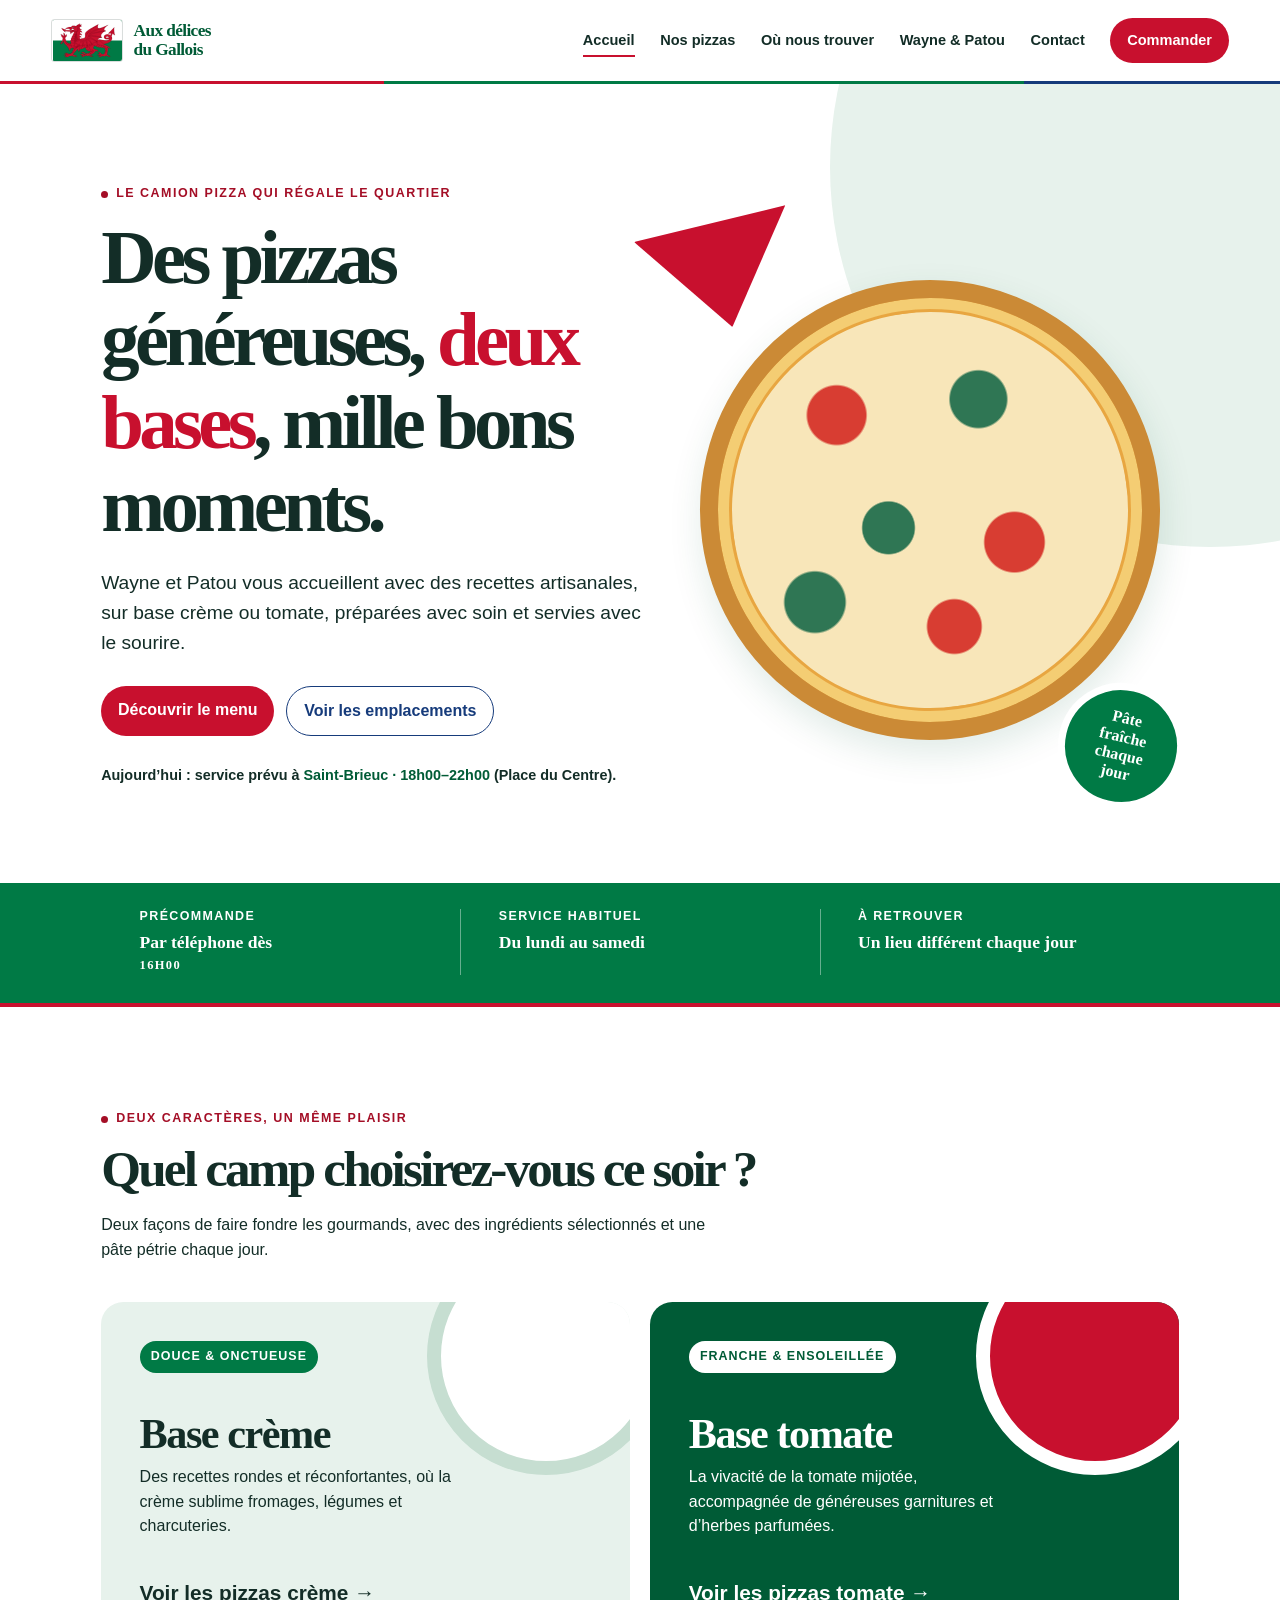
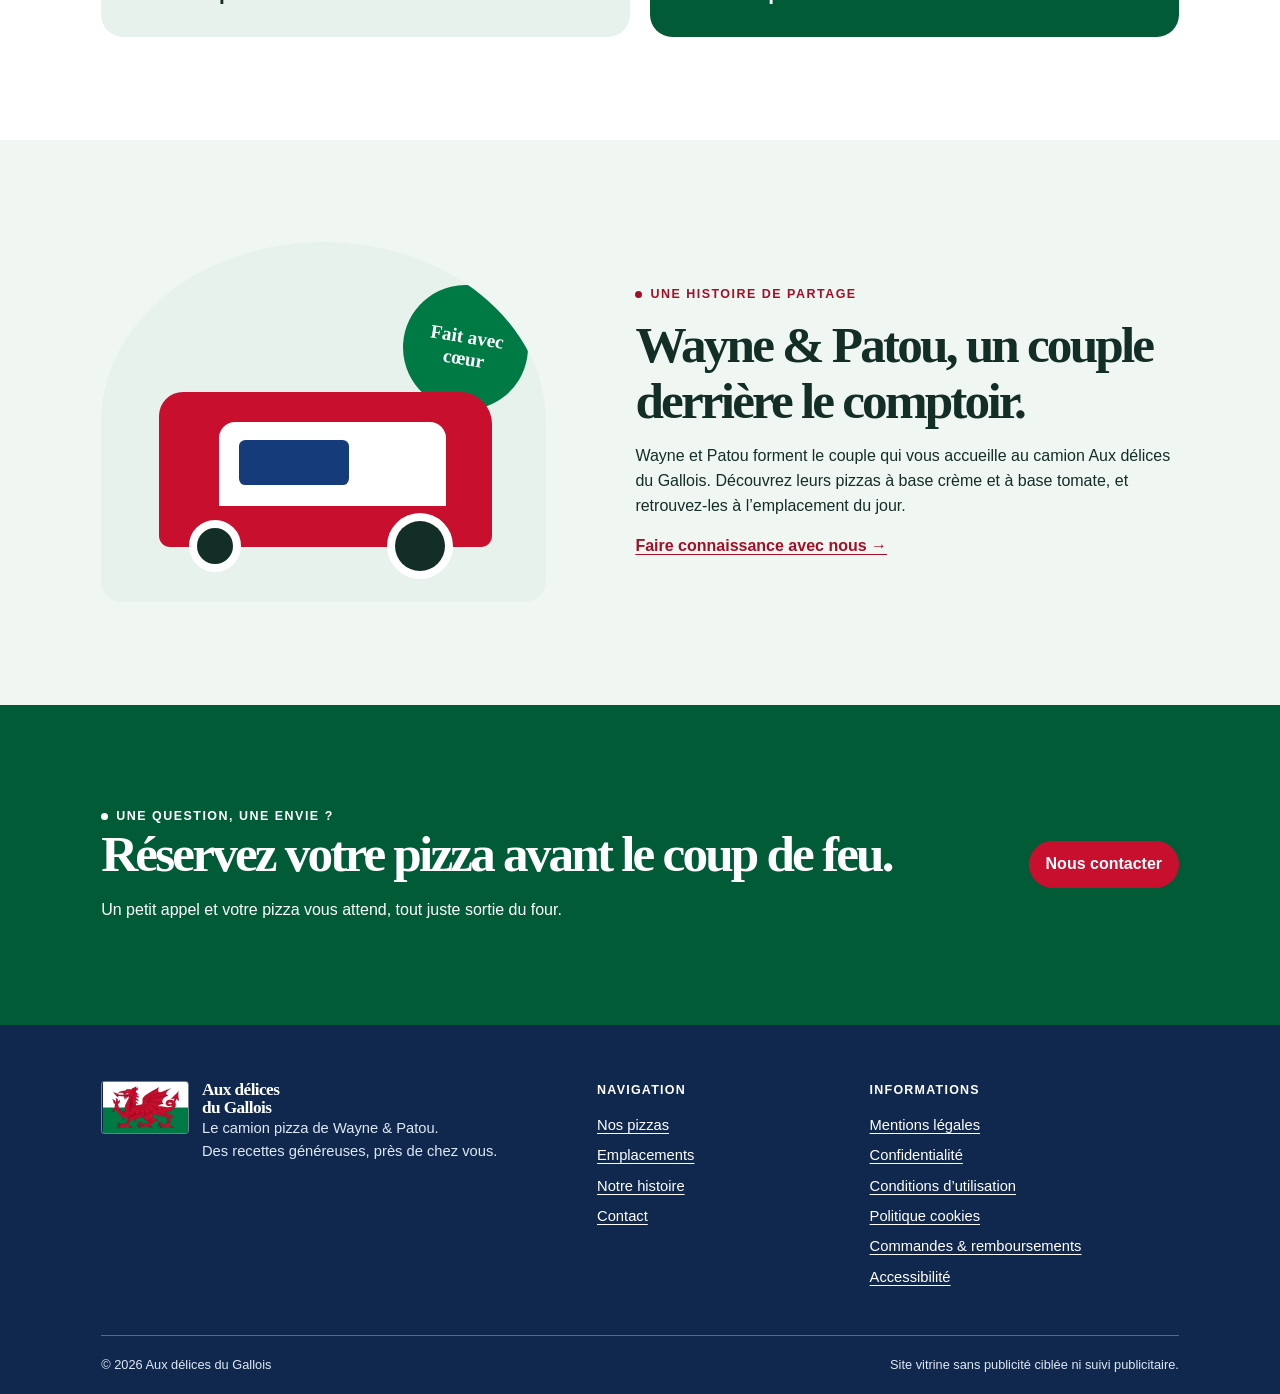
<file: index.html>
<!doctype html>
<html lang="fr">
  <head>
    <meta charset="utf-8">
    <meta name="viewport" content="width=device-width, initial-scale=1">
    <meta name="description" content="Aux délices du Gallois, le camion de pizzas de Wayne et Patou : recettes crème et tomate, emplacements et horaires.">
    <title>Aux délices du Gallois | Pizzas de Wayne & Patou</title>
    <link rel="icon" href="assets/logo-gallois.svg" type="image/svg+xml">
    <link rel="stylesheet" href="css/style.css"><link rel="stylesheet" href="css/contenu-site.css">
    <script src="js/donnees-site.js" defer></script><script src="js/contenu-modele.js" defer></script><script src="js/contenu-site.js" defer></script><script src="js/main.js" defer></script>
  </head>
  <body>
    <a class="skip-link" href="#main">Aller au contenu</a>
    <header class="site-header">
      <a class="brand" href="index.html" aria-label="Aux délices du Gallois — accueil">
        <img src="assets/logo-gallois.svg" alt="">
        <span class="brand-name">Aux délices<br>du Gallois</span>
      </a>
      <button class="menu-toggle" type="button" aria-controls="primary-nav" aria-expanded="false">
        <svg viewBox="0 0 24 24" aria-hidden="true"><path d="M3 6h18M3 12h18M3 18h18" fill="none" stroke="currentColor" stroke-linecap="round" stroke-width="2"/></svg>
        <span class="toggle-label">Menu</span>
      </button>
      <nav class="primary-nav" id="primary-nav" aria-label="Navigation principale">
        <a href="index.html" aria-current="page">Accueil</a>
        <a href="menu.html">Nos pizzas</a>
        <a href="emplacements.html">Où nous trouver</a>
        <a href="notre-histoire.html">Wayne &amp; Patou</a>
        <a href="contact.html">Contact</a>
        <a class="nav-order" href="tel:+33612345678" data-phone>Commander</a>
      </nav>
    </header>

    <main id="main">
      <div class="container site-announcements" data-announcements role="region" aria-label="Informations du camion" aria-live="polite" hidden></div>
      <section class="hero" aria-labelledby="hero-title">
        <div class="container">
          <div class="hero-copy">
            <p class="eyebrow">Le camion pizza qui régale le quartier</p>
            <h1 id="hero-title">Des pizzas généreuses, <span class="text-red">deux bases</span>, mille bons moments.</h1>
            <p class="lead">Wayne et Patou vous accueillent avec des recettes artisanales, sur base crème ou tomate, préparées avec soin et servies avec le sourire.</p>
            <div class="hero-actions">
              <a class="button button-primary" href="menu.html">Découvrir le menu</a>
              <a class="button button-secondary" href="emplacements.html">Voir les emplacements</a>
            </div>
            <p class="hero-note" data-today>Consultez le planning des emplacements pour connaître nos horaires.</p>
          </div>
          <div class="hero-art" aria-label="Illustration d’une pizza artisanale">
            <div class="pizza" aria-hidden="true"></div>
            <div class="pizza-slice" aria-hidden="true"></div>
            <div class="hero-sticker">Pâte fraîche<br>chaque jour</div>
          </div>
        </div>
      </section>

      <section class="quick-info" aria-label="Informations pratiques">
        <div class="container">
          <div class="quick-item"><span>Précommande</span><strong>Par téléphone dès <span data-call-start>16h00</span></strong></div>
          <div class="quick-item"><span>Service habituel</span><strong data-service-days>Du lundi au samedi</strong></div>
          <div class="quick-item"><span>À retrouver</span><strong>Un lieu différent chaque jour</strong></div>
        </div>
      </section>

      <section class="section">
        <div class="container">
          <div class="section-title">
            <p class="eyebrow">Deux caractères, un même plaisir</p>
            <h2>Quel camp choisirez-vous ce soir&nbsp;?</h2>
            <p>Deux façons de faire fondre les gourmands, avec des ingrédients sélectionnés et une pâte pétrie chaque jour.</p>
          </div>
          <div class="choice-grid">
            <a class="choice-card cream-base" href="menu.html#creme">
              <span class="tag">Douce &amp; onctueuse</span>
              <h3>Base crème</h3>
              <p>Des recettes rondes et réconfortantes, où la crème sublime fromages, légumes et charcuteries.</p>
              <span class="arrow" aria-hidden="true">Voir les pizzas crème →</span>
            </a>
            <a class="choice-card tomato-base" href="menu.html#tomate">
              <span class="tag">Franche &amp; ensoleillée</span>
              <h3>Base tomate</h3>
              <p>La vivacité de la tomate mijotée, accompagnée de généreuses garnitures et d’herbes parfumées.</p>
              <span class="arrow" aria-hidden="true">Voir les pizzas tomate →</span>
            </a>
          </div>
        </div>
      </section>

      <section class="section section-tint">
        <div class="container story-grid">
          <div class="story-art" aria-label="Illustration du camion de pizzas de Wayne et Patou">
            <div class="story-badge">Fait avec<br>cœur</div>
            <div class="van"><div class="van-window"></div></div>
          </div>
          <div>
            <p class="eyebrow">Une histoire de partage</p>
            <h2>Wayne &amp; Patou, un couple derrière le comptoir.</h2>
            <p>Wayne et Patou forment le couple qui vous accueille au camion Aux délices du Gallois. Découvrez leurs pizzas à base crème et à base tomate, et retrouvez-les à l’emplacement du jour.</p>
            <a class="inline-link" href="notre-histoire.html">Faire connaissance avec nous →</a>
          </div>
        </div>
      </section>

      <section class="section section-green">
        <div class="container menu-cta">
          <div>
            <p class="eyebrow">Une question, une envie&nbsp;?</p>
            <h2>Réservez votre pizza avant le coup de feu.</h2>
            <p>Un petit appel et votre pizza vous attend, tout juste sortie du four.</p>
          </div>
          <a class="button button-primary" href="contact.html">Nous contacter</a>
        </div>
      </section>
    </main>

    <footer class="site-footer">
      <div class="container">
        <div class="footer-main">
          <div class="footer-brand"><img src="assets/logo-gallois.svg" alt=""><div><div class="brand-name">Aux délices<br>du Gallois</div><p>Le camion pizza de Wayne &amp; Patou.<br>Des recettes généreuses, près de chez vous.</p></div></div>
          <div><p class="footer-heading">Navigation</p><ul class="footer-links"><li><a href="menu.html">Nos pizzas</a></li><li><a href="emplacements.html">Emplacements</a></li><li><a href="notre-histoire.html">Notre histoire</a></li><li><a href="contact.html">Contact</a></li></ul></div>
          <div><p class="footer-heading">Informations</p><ul class="footer-links"><li><a href="mentions-legales.html">Mentions légales</a></li><li><a href="confidentialite.html">Confidentialité</a></li><li><a href="conditions-utilisation.html">Conditions d’utilisation</a></li><li><a href="politique-cookies.html">Politique cookies</a></li><li><a href="commande-remboursement.html">Commandes &amp; remboursements</a></li><li><a href="accessibilite.html">Accessibilité</a></li></ul></div>
        </div>
        <div class="footer-bottom"><span>© <span data-year>2026</span> Aux délices du Gallois</span><span>Site vitrine sans publicité ciblée ni suivi publicitaire.</span></div>
      </div>
    </footer>

  </body>
</html>
</file>
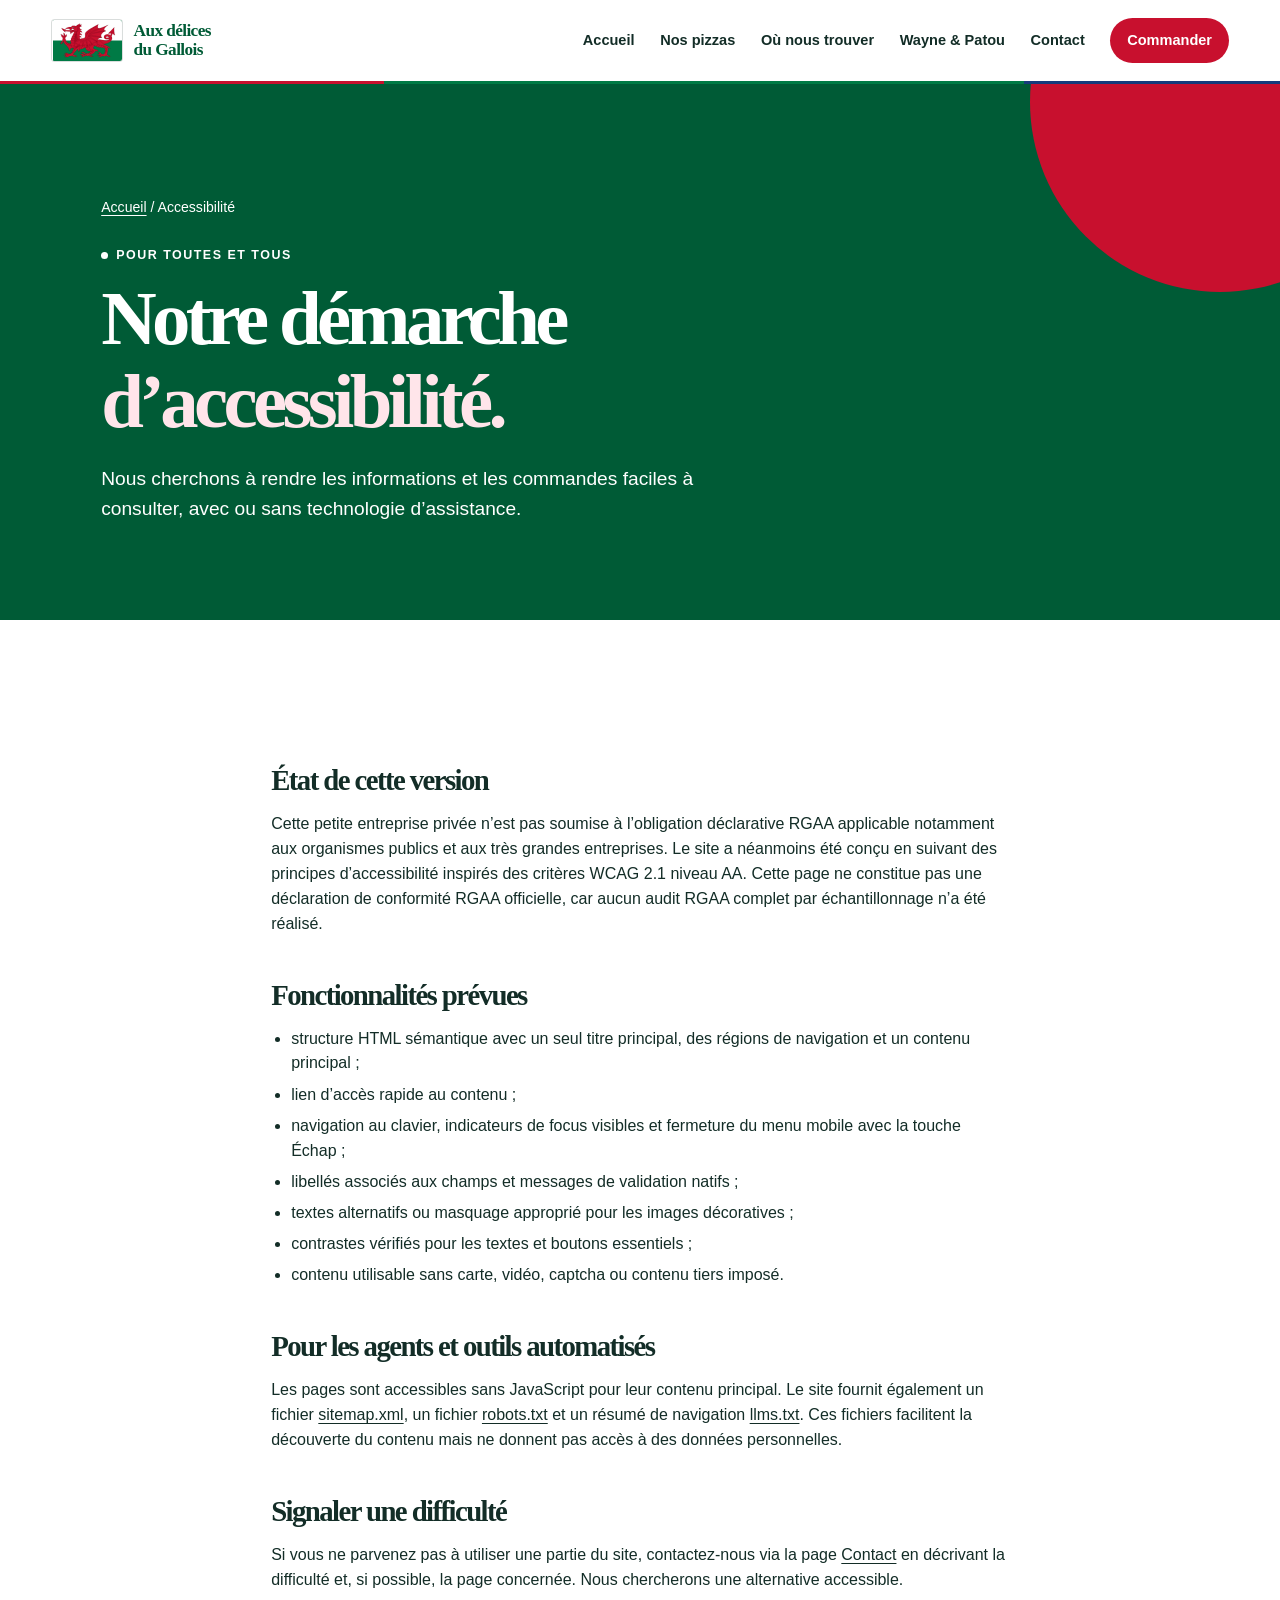
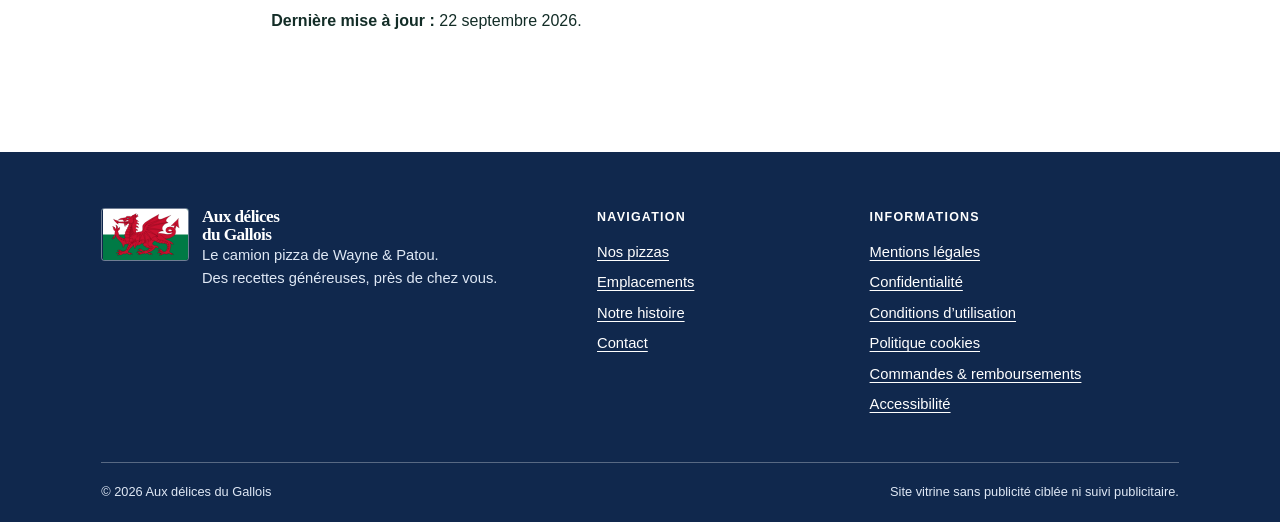
<file: accessibilite.html>
<!doctype html>
<html lang="fr">
  <head>
    <meta charset="utf-8"><meta name="viewport" content="width=device-width, initial-scale=1">
    <meta name="description" content="Accessibilité du site Aux délices du Gallois.">
    <title>Accessibilité | Aux délices du Gallois</title><link rel="icon" href="assets/logo-gallois.svg" type="image/svg+xml"><link rel="stylesheet" href="css/style.css"><link rel="stylesheet" href="css/contenu-site.css"><script src="js/donnees-site.js" defer></script><script src="js/contenu-modele.js" defer></script><script src="js/contenu-site.js" defer></script><script src="js/main.js" defer></script>
  </head>
  <body>
    <a class="skip-link" href="#main">Aller au contenu</a>
    <header class="site-header"><a class="brand" href="index.html" aria-label="Aux délices du Gallois — accueil"><img src="assets/logo-gallois.svg" alt=""><span class="brand-name">Aux délices<br>du Gallois</span></a><button class="menu-toggle" type="button" aria-controls="primary-nav" aria-expanded="false"><svg viewBox="0 0 24 24" aria-hidden="true"><path d="M3 6h18M3 12h18M3 18h18" fill="none" stroke="currentColor" stroke-linecap="round" stroke-width="2"/></svg><span class="toggle-label">Menu</span></button><nav class="primary-nav" id="primary-nav" aria-label="Navigation principale"><a href="index.html">Accueil</a><a href="menu.html">Nos pizzas</a><a href="emplacements.html">Où nous trouver</a><a href="notre-histoire.html">Wayne &amp; Patou</a><a href="contact.html">Contact</a><a class="nav-order" href="tel:+33612345678" data-phone>Commander</a></nav></header>
    <main id="main">
      <div class="container site-announcements" data-announcements role="region" aria-label="Informations du camion" aria-live="polite" hidden></div><section class="page-hero"><div class="container"><p class="breadcrumbs"><a href="index.html">Accueil</a> / Accessibilité</p><p class="eyebrow">Pour toutes et tous</p><h1>Notre démarche <span class="text-red">d’accessibilité.</span></h1><p class="lead">Nous cherchons à rendre les informations et les commandes faciles à consulter, avec ou sans technologie d’assistance.</p></div></section>
      <section class="section"><article class="container legal-content"><h2>État de cette version</h2><p>Cette petite entreprise privée n’est pas soumise à l’obligation déclarative RGAA applicable notamment aux organismes publics et aux très grandes entreprises. Le site a néanmoins été conçu en suivant des principes d’accessibilité inspirés des critères WCAG 2.1 niveau AA. Cette page ne constitue pas une déclaration de conformité RGAA officielle, car aucun audit RGAA complet par échantillonnage n’a été réalisé.</p><h2>Fonctionnalités prévues</h2><ul><li>structure HTML sémantique avec un seul titre principal, des régions de navigation et un contenu principal ;</li><li>lien d’accès rapide au contenu ;</li><li>navigation au clavier, indicateurs de focus visibles et fermeture du menu mobile avec la touche Échap ;</li><li>libellés associés aux champs et messages de validation natifs ;</li><li>textes alternatifs ou masquage approprié pour les images décoratives ;</li><li>contrastes vérifiés pour les textes et boutons essentiels ;</li><li>contenu utilisable sans carte, vidéo, captcha ou contenu tiers imposé.</li></ul><h2>Pour les agents et outils automatisés</h2><p>Les pages sont accessibles sans JavaScript pour leur contenu principal. Le site fournit également un fichier <a href="sitemap.xml">sitemap.xml</a>, un fichier <a href="robots.txt">robots.txt</a> et un résumé de navigation <a href="llms.txt">llms.txt</a>. Ces fichiers facilitent la découverte du contenu mais ne donnent pas accès à des données personnelles.</p><h2>Signaler une difficulté</h2><p>Si vous ne parvenez pas à utiliser une partie du site, contactez-nous via la page <a href="contact.html">Contact</a> en décrivant la difficulté et, si possible, la page concernée. Nous chercherons une alternative accessible.</p><p><strong>Dernière mise à jour :</strong> 22 septembre 2026.</p></article></section>
    </main>
    <footer class="site-footer"><div class="container"><div class="footer-main"><div class="footer-brand"><img src="assets/logo-gallois.svg" alt=""><div><div class="brand-name">Aux délices<br>du Gallois</div><p>Le camion pizza de Wayne &amp; Patou.<br>Des recettes généreuses, près de chez vous.</p></div></div><div><p class="footer-heading">Navigation</p><ul class="footer-links"><li><a href="menu.html">Nos pizzas</a></li><li><a href="emplacements.html">Emplacements</a></li><li><a href="notre-histoire.html">Notre histoire</a></li><li><a href="contact.html">Contact</a></li></ul></div><div><p class="footer-heading">Informations</p><ul class="footer-links"><li><a href="mentions-legales.html">Mentions légales</a></li><li><a href="confidentialite.html">Confidentialité</a></li><li><a href="conditions-utilisation.html">Conditions d’utilisation</a></li><li><a href="politique-cookies.html">Politique cookies</a></li><li><a href="commande-remboursement.html">Commandes &amp; remboursements</a></li><li><a href="accessibilite.html">Accessibilité</a></li></ul></div></div><div class="footer-bottom"><span>© 2026 Aux délices du Gallois</span><span>Site vitrine sans publicité ciblée ni suivi publicitaire.</span></div></div></footer>
  </body>
</html>
</file>
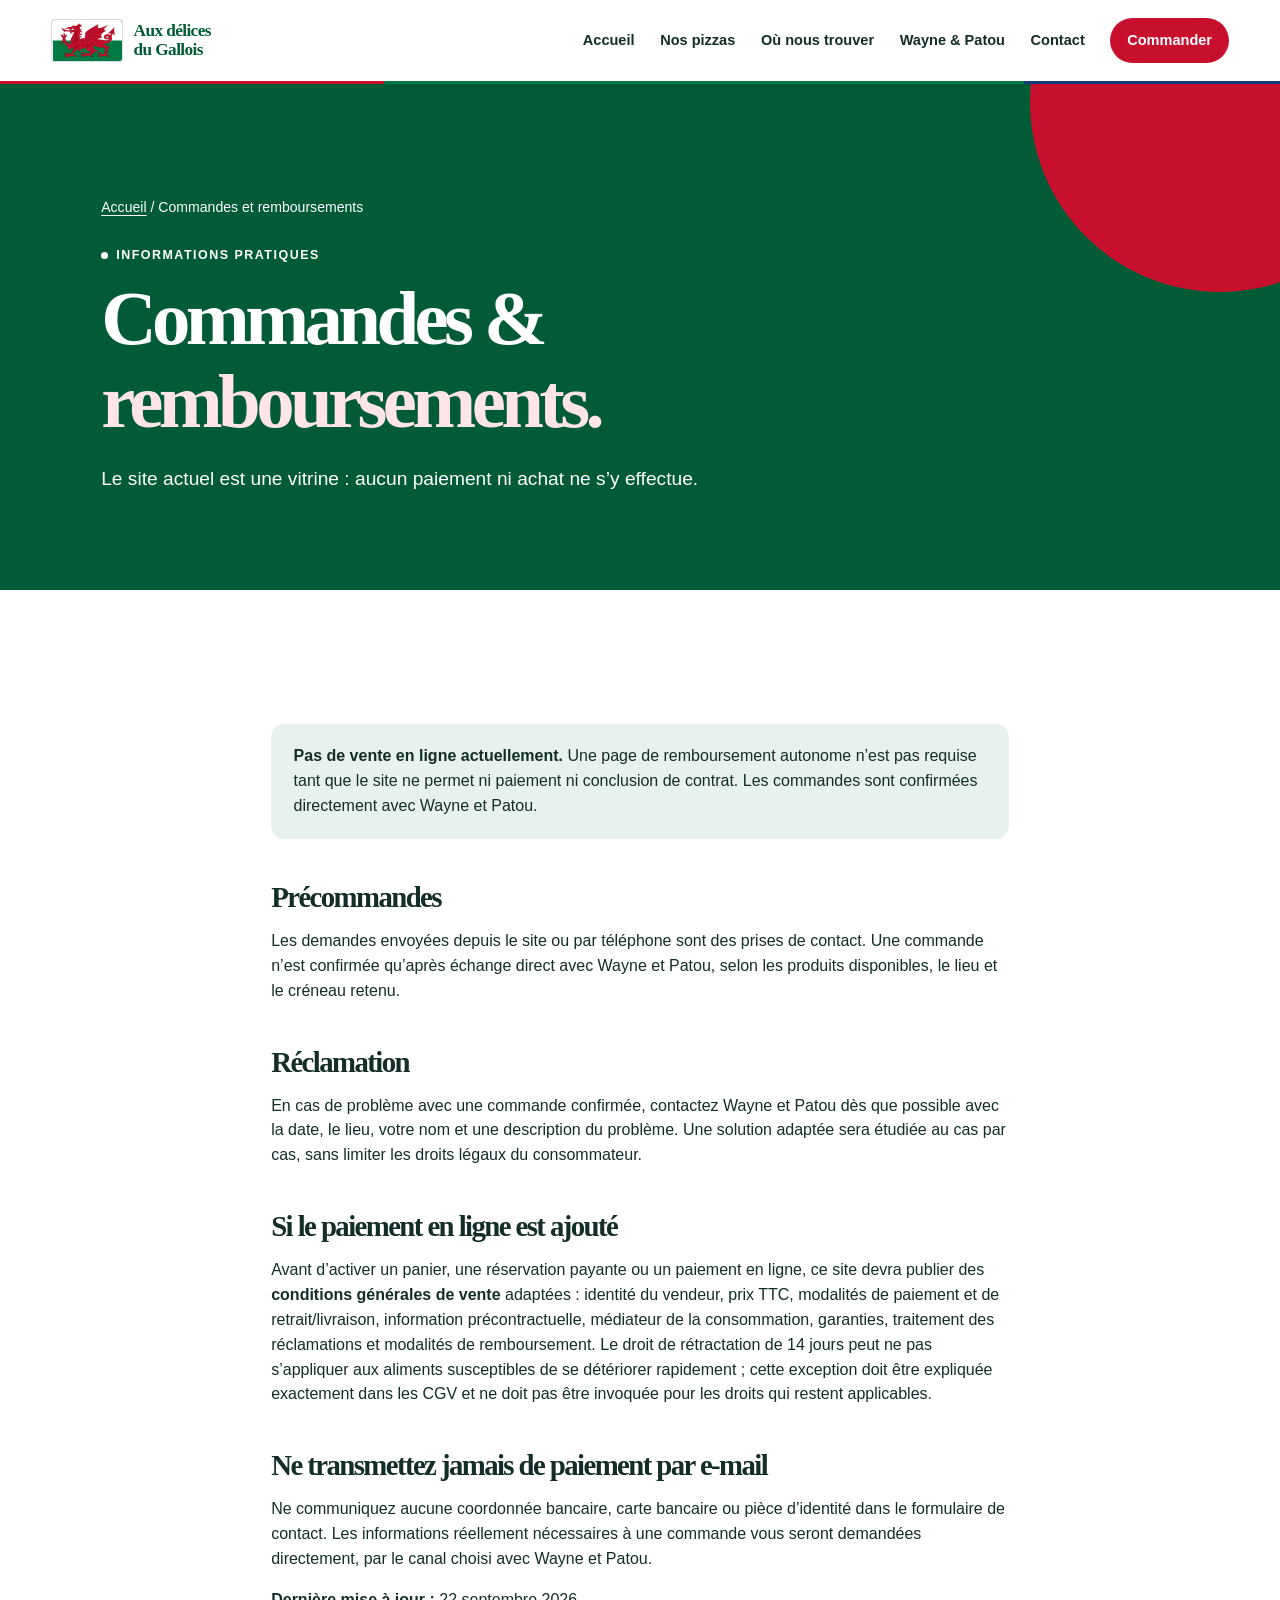
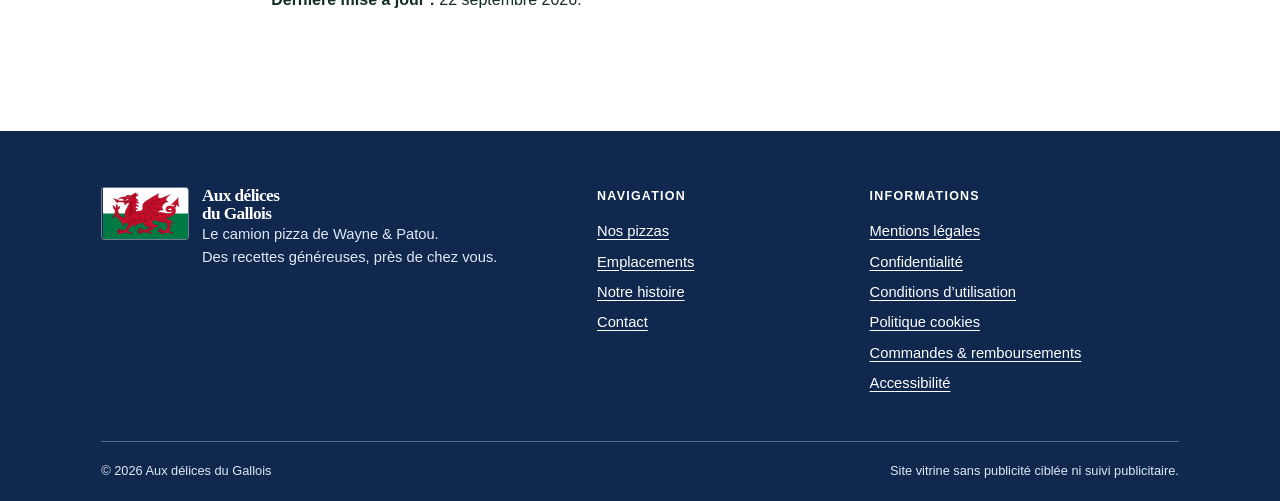
<file: commande-remboursement.html>
<!doctype html>
<html lang="fr">
  <head>
    <meta charset="utf-8"><meta name="viewport" content="width=device-width, initial-scale=1">
    <meta name="description" content="Informations sur les commandes et remboursements d’Aux délices du Gallois.">
    <title>Commandes et remboursements | Aux délices du Gallois</title><link rel="icon" href="assets/logo-gallois.svg" type="image/svg+xml"><link rel="stylesheet" href="css/style.css"><link rel="stylesheet" href="css/contenu-site.css"><script src="js/donnees-site.js" defer></script><script src="js/contenu-modele.js" defer></script><script src="js/contenu-site.js" defer></script><script src="js/main.js" defer></script>
  </head>
  <body>
    <a class="skip-link" href="#main">Aller au contenu</a>
    <header class="site-header"><a class="brand" href="index.html" aria-label="Aux délices du Gallois — accueil"><img src="assets/logo-gallois.svg" alt=""><span class="brand-name">Aux délices<br>du Gallois</span></a><button class="menu-toggle" type="button" aria-controls="primary-nav" aria-expanded="false"><svg viewBox="0 0 24 24" aria-hidden="true"><path d="M3 6h18M3 12h18M3 18h18" fill="none" stroke="currentColor" stroke-linecap="round" stroke-width="2"/></svg><span class="toggle-label">Menu</span></button><nav class="primary-nav" id="primary-nav" aria-label="Navigation principale"><a href="index.html">Accueil</a><a href="menu.html">Nos pizzas</a><a href="emplacements.html">Où nous trouver</a><a href="notre-histoire.html">Wayne &amp; Patou</a><a href="contact.html">Contact</a><a class="nav-order" href="tel:+33612345678" data-phone>Commander</a></nav></header>
    <main id="main">
      <div class="container site-announcements" data-announcements role="region" aria-label="Informations du camion" aria-live="polite" hidden></div><section class="page-hero"><div class="container"><p class="breadcrumbs"><a href="index.html">Accueil</a> / Commandes et remboursements</p><p class="eyebrow">Informations pratiques</p><h1>Commandes &amp; <span class="text-red">remboursements.</span></h1><p class="lead">Le site actuel est une vitrine : aucun paiement ni achat ne s’y effectue.</p></div></section>
      <section class="section"><article class="container legal-content"><div class="legal-box"><strong>Pas de vente en ligne actuellement.</strong> Une page de remboursement autonome n’est pas requise tant que le site ne permet ni paiement ni conclusion de contrat. Les commandes sont confirmées directement avec Wayne et Patou.</div><h2>Précommandes</h2><p>Les demandes envoyées depuis le site ou par téléphone sont des prises de contact. Une commande n’est confirmée qu’après échange direct avec Wayne et Patou, selon les produits disponibles, le lieu et le créneau retenu.</p><h2>Réclamation</h2><p>En cas de problème avec une commande confirmée, contactez Wayne et Patou dès que possible avec la date, le lieu, votre nom et une description du problème. Une solution adaptée sera étudiée au cas par cas, sans limiter les droits légaux du consommateur.</p><h2>Si le paiement en ligne est ajouté</h2><p>Avant d’activer un panier, une réservation payante ou un paiement en ligne, ce site devra publier des <strong>conditions générales de vente</strong> adaptées : identité du vendeur, prix TTC, modalités de paiement et de retrait/livraison, information précontractuelle, médiateur de la consommation, garanties, traitement des réclamations et modalités de remboursement. Le droit de rétractation de 14 jours peut ne pas s’appliquer aux aliments susceptibles de se détériorer rapidement ; cette exception doit être expliquée exactement dans les CGV et ne doit pas être invoquée pour les droits qui restent applicables.</p><h2>Ne transmettez jamais de paiement par e-mail</h2><p>Ne communiquez aucune coordonnée bancaire, carte bancaire ou pièce d’identité dans le formulaire de contact. Les informations réellement nécessaires à une commande vous seront demandées directement, par le canal choisi avec Wayne et Patou.</p><p><strong>Dernière mise à jour :</strong> 22 septembre 2026.</p></article></section>
    </main>
    <footer class="site-footer"><div class="container"><div class="footer-main"><div class="footer-brand"><img src="assets/logo-gallois.svg" alt=""><div><div class="brand-name">Aux délices<br>du Gallois</div><p>Le camion pizza de Wayne &amp; Patou.<br>Des recettes généreuses, près de chez vous.</p></div></div><div><p class="footer-heading">Navigation</p><ul class="footer-links"><li><a href="menu.html">Nos pizzas</a></li><li><a href="emplacements.html">Emplacements</a></li><li><a href="notre-histoire.html">Notre histoire</a></li><li><a href="contact.html">Contact</a></li></ul></div><div><p class="footer-heading">Informations</p><ul class="footer-links"><li><a href="mentions-legales.html">Mentions légales</a></li><li><a href="confidentialite.html">Confidentialité</a></li><li><a href="conditions-utilisation.html">Conditions d’utilisation</a></li><li><a href="politique-cookies.html">Politique cookies</a></li><li><a href="commande-remboursement.html">Commandes &amp; remboursements</a></li><li><a href="accessibilite.html">Accessibilité</a></li></ul></div></div><div class="footer-bottom"><span>© 2026 Aux délices du Gallois</span><span>Site vitrine sans publicité ciblée ni suivi publicitaire.</span></div></div></footer>
  </body>
</html>
</file>
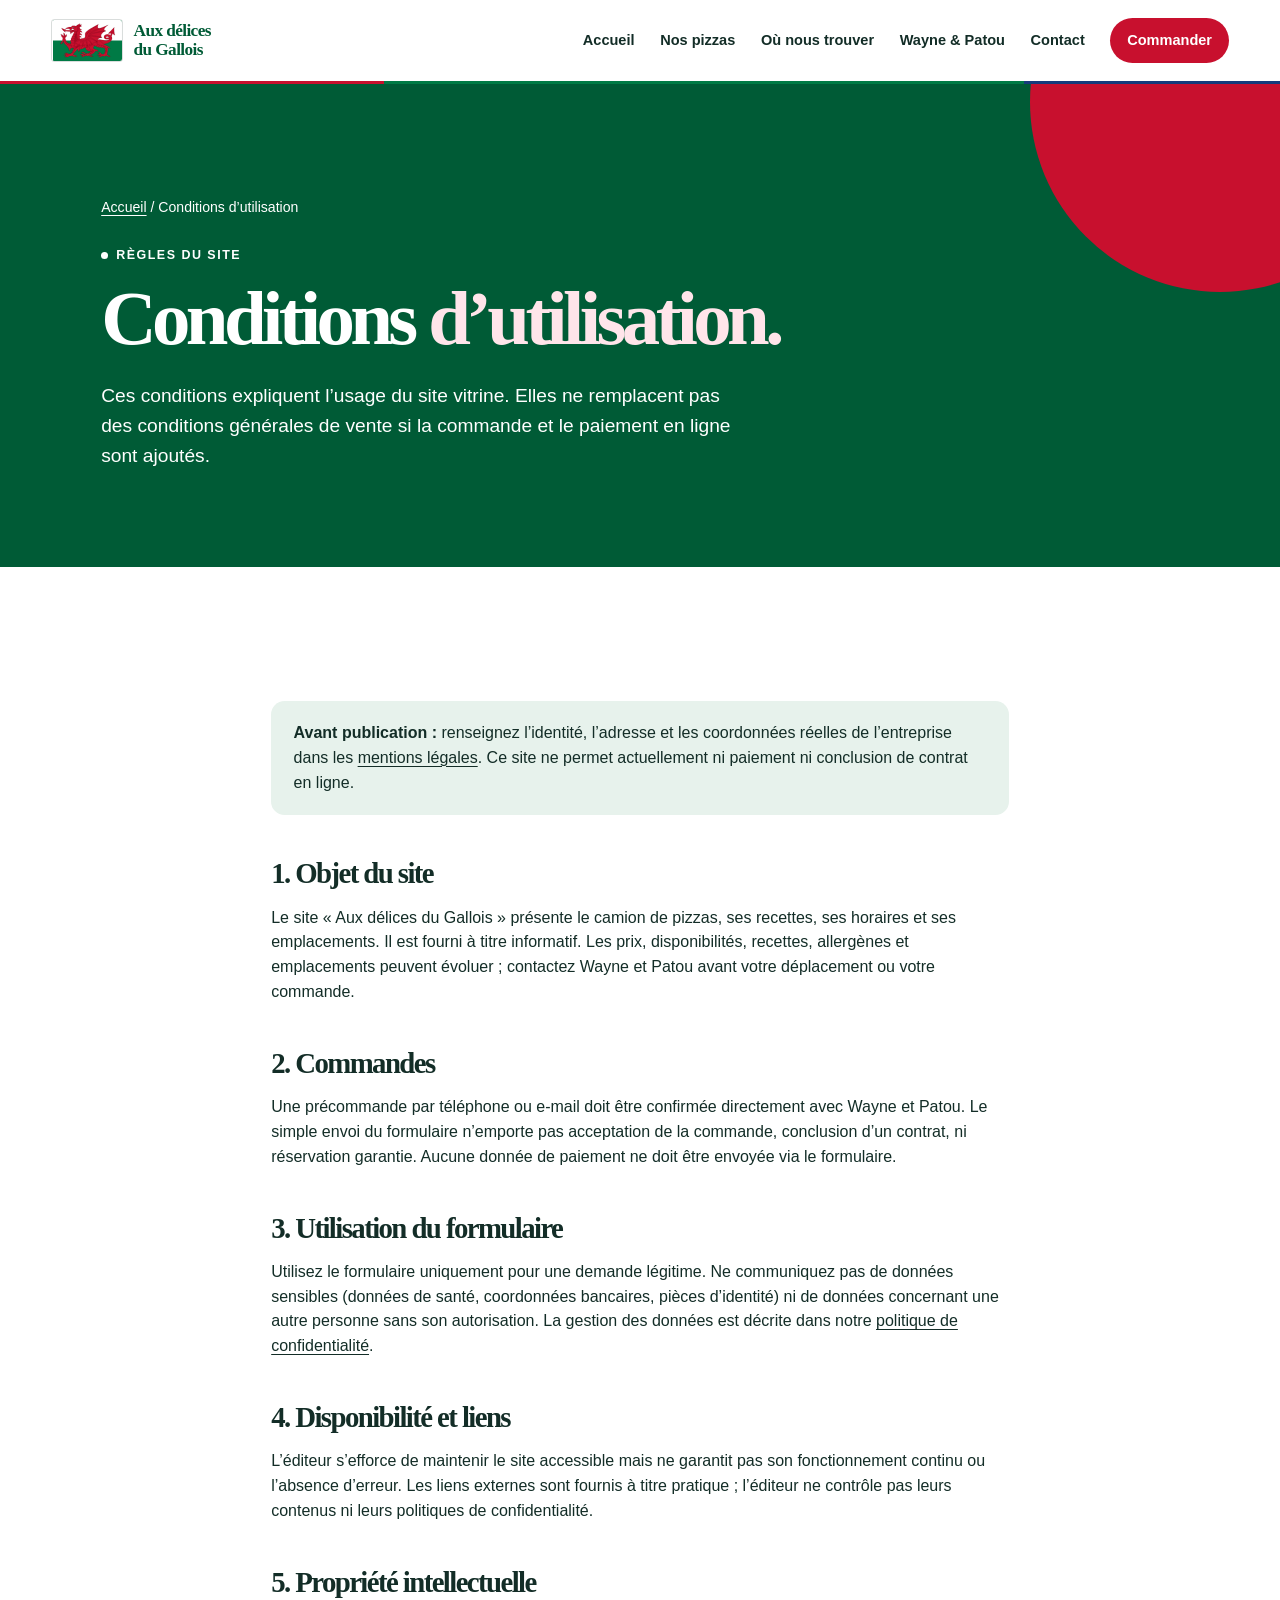
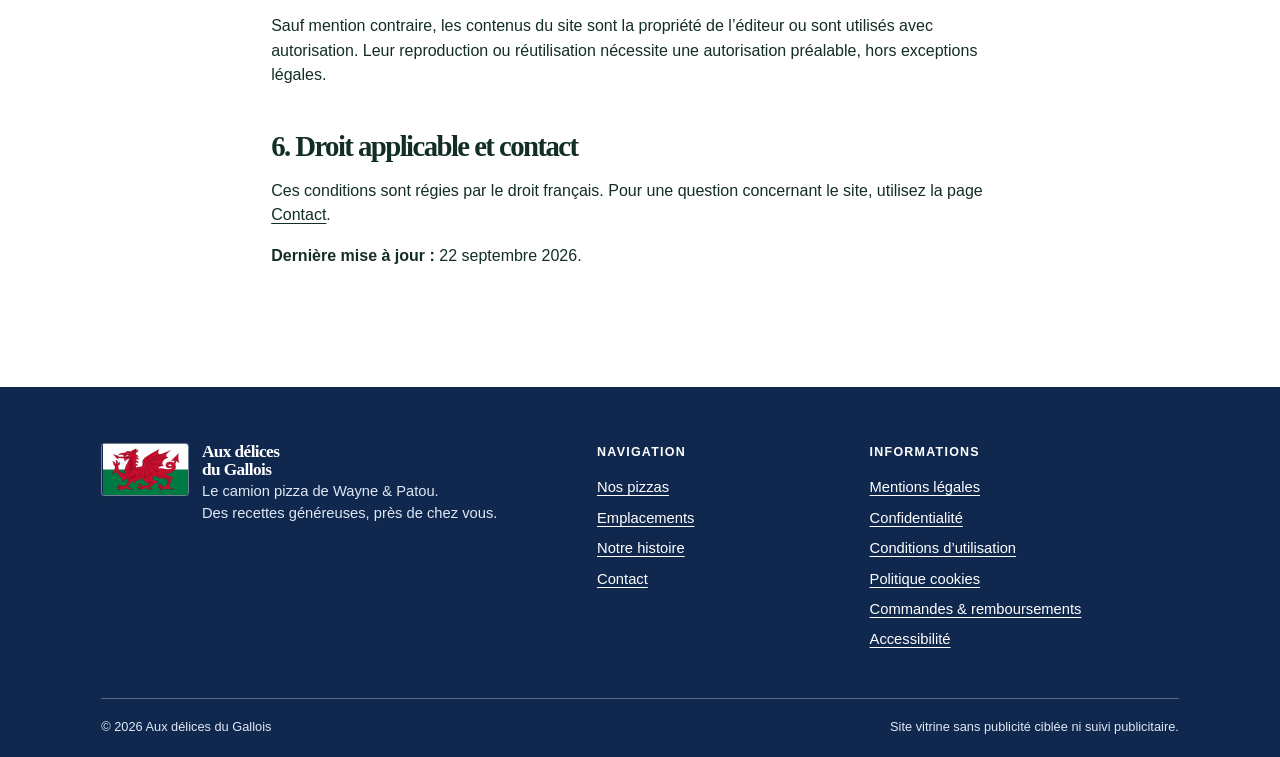
<file: conditions-utilisation.html>
<!doctype html>
<html lang="fr">
  <head>
    <meta charset="utf-8"><meta name="viewport" content="width=device-width, initial-scale=1">
    <meta name="description" content="Conditions d’utilisation du site Aux délices du Gallois.">
    <title>Conditions d’utilisation | Aux délices du Gallois</title><link rel="icon" href="assets/logo-gallois.svg" type="image/svg+xml"><link rel="stylesheet" href="css/style.css"><link rel="stylesheet" href="css/contenu-site.css"><script src="js/donnees-site.js" defer></script><script src="js/contenu-modele.js" defer></script><script src="js/contenu-site.js" defer></script><script src="js/main.js" defer></script>
  </head>
  <body>
    <a class="skip-link" href="#main">Aller au contenu</a>
    <header class="site-header"><a class="brand" href="index.html" aria-label="Aux délices du Gallois — accueil"><img src="assets/logo-gallois.svg" alt=""><span class="brand-name">Aux délices<br>du Gallois</span></a><button class="menu-toggle" type="button" aria-controls="primary-nav" aria-expanded="false"><svg viewBox="0 0 24 24" aria-hidden="true"><path d="M3 6h18M3 12h18M3 18h18" fill="none" stroke="currentColor" stroke-linecap="round" stroke-width="2"/></svg><span class="toggle-label">Menu</span></button><nav class="primary-nav" id="primary-nav" aria-label="Navigation principale"><a href="index.html">Accueil</a><a href="menu.html">Nos pizzas</a><a href="emplacements.html">Où nous trouver</a><a href="notre-histoire.html">Wayne &amp; Patou</a><a href="contact.html">Contact</a><a class="nav-order" href="tel:+33612345678" data-phone>Commander</a></nav></header>
    <main id="main">
      <div class="container site-announcements" data-announcements role="region" aria-label="Informations du camion" aria-live="polite" hidden></div><section class="page-hero"><div class="container"><p class="breadcrumbs"><a href="index.html">Accueil</a> / Conditions d’utilisation</p><p class="eyebrow">Règles du site</p><h1>Conditions <span class="text-red">d’utilisation.</span></h1><p class="lead">Ces conditions expliquent l’usage du site vitrine. Elles ne remplacent pas des conditions générales de vente si la commande et le paiement en ligne sont ajoutés.</p></div></section>
      <section class="section"><article class="container legal-content"><div class="legal-box"><strong>Avant publication :</strong> renseignez l’identité, l’adresse et les coordonnées réelles de l’entreprise dans les <a href="mentions-legales.html">mentions légales</a>. Ce site ne permet actuellement ni paiement ni conclusion de contrat en ligne.</div>
        <h2>1. Objet du site</h2><p>Le site « Aux délices du Gallois » présente le camion de pizzas, ses recettes, ses horaires et ses emplacements. Il est fourni à titre informatif. Les prix, disponibilités, recettes, allergènes et emplacements peuvent évoluer ; contactez Wayne et Patou avant votre déplacement ou votre commande.</p>
        <h2>2. Commandes</h2><p>Une précommande par téléphone ou e-mail doit être confirmée directement avec Wayne et Patou. Le simple envoi du formulaire n’emporte pas acceptation de la commande, conclusion d’un contrat, ni réservation garantie. Aucune donnée de paiement ne doit être envoyée via le formulaire.</p>
        <h2>3. Utilisation du formulaire</h2><p>Utilisez le formulaire uniquement pour une demande légitime. Ne communiquez pas de données sensibles (données de santé, coordonnées bancaires, pièces d’identité) ni de données concernant une autre personne sans son autorisation. La gestion des données est décrite dans notre <a href="confidentialite.html">politique de confidentialité</a>.</p>
        <h2>4. Disponibilité et liens</h2><p>L’éditeur s’efforce de maintenir le site accessible mais ne garantit pas son fonctionnement continu ou l’absence d’erreur. Les liens externes sont fournis à titre pratique ; l’éditeur ne contrôle pas leurs contenus ni leurs politiques de confidentialité.</p>
        <h2>5. Propriété intellectuelle</h2><p>Sauf mention contraire, les contenus du site sont la propriété de l’éditeur ou sont utilisés avec autorisation. Leur reproduction ou réutilisation nécessite une autorisation préalable, hors exceptions légales.</p>
        <h2>6. Droit applicable et contact</h2><p>Ces conditions sont régies par le droit français. Pour une question concernant le site, utilisez la page <a href="contact.html">Contact</a>.</p>
        <p><strong>Dernière mise à jour :</strong> 22 septembre 2026.</p>
      </article></section>
    </main>
    <footer class="site-footer"><div class="container"><div class="footer-main"><div class="footer-brand"><img src="assets/logo-gallois.svg" alt=""><div><div class="brand-name">Aux délices<br>du Gallois</div><p>Le camion pizza de Wayne &amp; Patou.<br>Des recettes généreuses, près de chez vous.</p></div></div><div><p class="footer-heading">Navigation</p><ul class="footer-links"><li><a href="menu.html">Nos pizzas</a></li><li><a href="emplacements.html">Emplacements</a></li><li><a href="notre-histoire.html">Notre histoire</a></li><li><a href="contact.html">Contact</a></li></ul></div><div><p class="footer-heading">Informations</p><ul class="footer-links"><li><a href="mentions-legales.html">Mentions légales</a></li><li><a href="confidentialite.html">Confidentialité</a></li><li><a href="conditions-utilisation.html">Conditions d’utilisation</a></li><li><a href="politique-cookies.html">Politique cookies</a></li><li><a href="commande-remboursement.html">Commandes &amp; remboursements</a></li><li><a href="accessibilite.html">Accessibilité</a></li></ul></div></div><div class="footer-bottom"><span>© 2026 Aux délices du Gallois</span><span>Site vitrine sans publicité ciblée ni suivi publicitaire.</span></div></div></footer>
  </body>
</html>
</file>
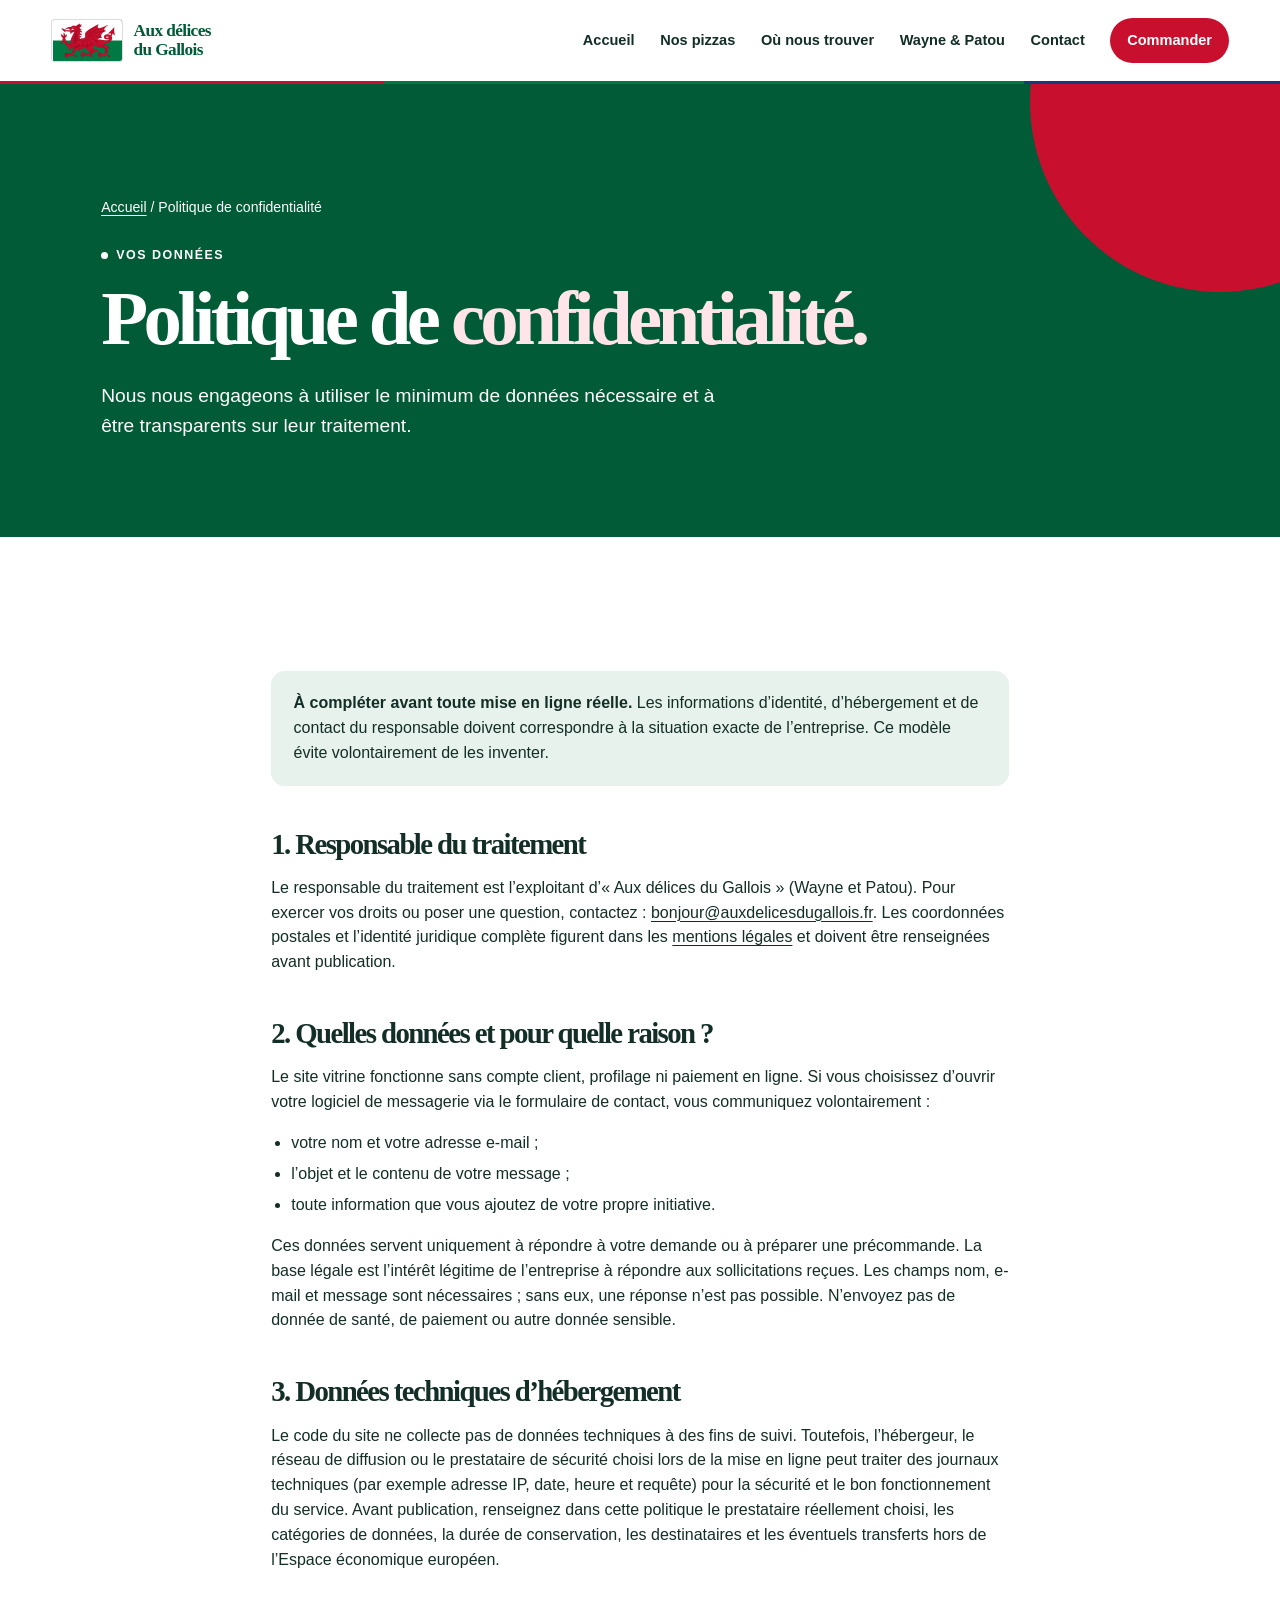
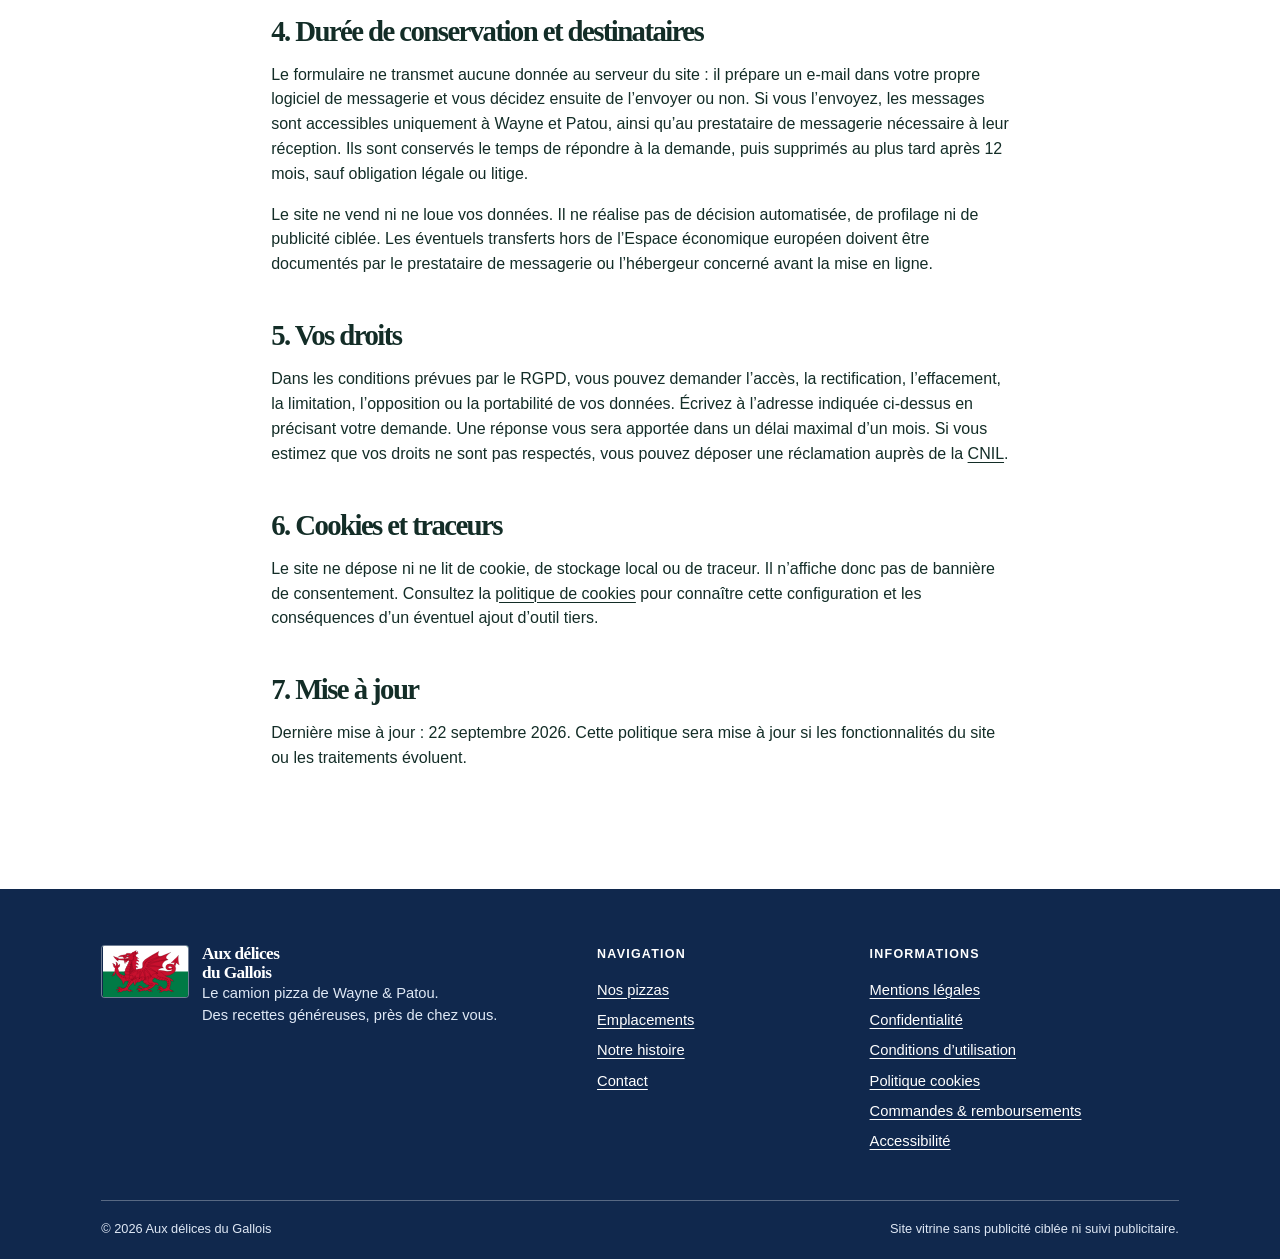
<file: confidentialite.html>
<!doctype html>
<html lang="fr">
  <head>
    <meta charset="utf-8"><meta name="viewport" content="width=device-width, initial-scale=1">
    <meta name="description" content="Politique de confidentialité du site Aux délices du Gallois.">
    <title>Politique de confidentialité | Aux délices du Gallois</title><link rel="icon" href="assets/logo-gallois.svg" type="image/svg+xml"><link rel="stylesheet" href="css/style.css"><link rel="stylesheet" href="css/contenu-site.css"><script src="js/donnees-site.js" defer></script><script src="js/contenu-modele.js" defer></script><script src="js/contenu-site.js" defer></script><script src="js/main.js" defer></script>
  </head>
  <body>
    <a class="skip-link" href="#main">Aller au contenu</a>
    <header class="site-header"><a class="brand" href="index.html" aria-label="Aux délices du Gallois — accueil"><img src="assets/logo-gallois.svg" alt=""><span class="brand-name">Aux délices<br>du Gallois</span></a><button class="menu-toggle" type="button" aria-controls="primary-nav" aria-expanded="false"><svg viewBox="0 0 24 24" aria-hidden="true"><path d="M3 6h18M3 12h18M3 18h18" fill="none" stroke="currentColor" stroke-linecap="round" stroke-width="2"/></svg><span class="toggle-label">Menu</span></button><nav class="primary-nav" id="primary-nav" aria-label="Navigation principale"><a href="index.html">Accueil</a><a href="menu.html">Nos pizzas</a><a href="emplacements.html">Où nous trouver</a><a href="notre-histoire.html">Wayne &amp; Patou</a><a href="contact.html">Contact</a><a class="nav-order" href="tel:+33612345678" data-phone>Commander</a></nav></header>
    <main id="main">
      <div class="container site-announcements" data-announcements role="region" aria-label="Informations du camion" aria-live="polite" hidden></div><section class="page-hero"><div class="container"><p class="breadcrumbs"><a href="index.html">Accueil</a> / Politique de confidentialité</p><p class="eyebrow">Vos données</p><h1>Politique de <span class="text-red">confidentialité.</span></h1><p class="lead">Nous nous engageons à utiliser le minimum de données nécessaire et à être transparents sur leur traitement.</p></div></section>
      <section class="section"><article class="container legal-content"><div class="legal-box"><strong>À compléter avant toute mise en ligne réelle.</strong> Les informations d’identité, d’hébergement et de contact du responsable doivent correspondre à la situation exacte de l’entreprise. Ce modèle évite volontairement de les inventer.</div>
        <h2>1. Responsable du traitement</h2><p>Le responsable du traitement est l’exploitant d’« Aux délices du Gallois » (Wayne et Patou). Pour exercer vos droits ou poser une question, contactez : <a href="mailto:bonjour@auxdelicesdugallois.fr" data-email>bonjour@auxdelicesdugallois.fr</a>. Les coordonnées postales et l’identité juridique complète figurent dans les <a href="mentions-legales.html">mentions légales</a> et doivent être renseignées avant publication.</p>
        <h2>2. Quelles données et pour quelle raison&nbsp;?</h2><p>Le site vitrine fonctionne sans compte client, profilage ni paiement en ligne. Si vous choisissez d’ouvrir votre logiciel de messagerie via le formulaire de contact, vous communiquez volontairement :</p><ul><li>votre nom et votre adresse e-mail ;</li><li>l’objet et le contenu de votre message ;</li><li>toute information que vous ajoutez de votre propre initiative.</li></ul><p>Ces données servent uniquement à répondre à votre demande ou à préparer une précommande. La base légale est l’intérêt légitime de l’entreprise à répondre aux sollicitations reçues. Les champs nom, e-mail et message sont nécessaires ; sans eux, une réponse n’est pas possible. N’envoyez pas de donnée de santé, de paiement ou autre donnée sensible.</p>
        <h2>3. Données techniques d’hébergement</h2><p>Le code du site ne collecte pas de données techniques à des fins de suivi. Toutefois, l’hébergeur, le réseau de diffusion ou le prestataire de sécurité choisi lors de la mise en ligne peut traiter des journaux techniques (par exemple adresse IP, date, heure et requête) pour la sécurité et le bon fonctionnement du service. Avant publication, renseignez dans cette politique le prestataire réellement choisi, les catégories de données, la durée de conservation, les destinataires et les éventuels transferts hors de l’Espace économique européen.</p>
        <h2>4. Durée de conservation et destinataires</h2><p>Le formulaire ne transmet aucune donnée au serveur du site : il prépare un e-mail dans votre propre logiciel de messagerie et vous décidez ensuite de l’envoyer ou non. Si vous l’envoyez, les messages sont accessibles uniquement à Wayne et Patou, ainsi qu’au prestataire de messagerie nécessaire à leur réception. Ils sont conservés le temps de répondre à la demande, puis supprimés au plus tard après 12 mois, sauf obligation légale ou litige.</p><p>Le site ne vend ni ne loue vos données. Il ne réalise pas de décision automatisée, de profilage ni de publicité ciblée. Les éventuels transferts hors de l’Espace économique européen doivent être documentés par le prestataire de messagerie ou l’hébergeur concerné avant la mise en ligne.</p>
        <h2>5. Vos droits</h2><p>Dans les conditions prévues par le RGPD, vous pouvez demander l’accès, la rectification, l’effacement, la limitation, l’opposition ou la portabilité de vos données. Écrivez à l’adresse indiquée ci-dessus en précisant votre demande. Une réponse vous sera apportée dans un délai maximal d’un mois. Si vous estimez que vos droits ne sont pas respectés, vous pouvez déposer une réclamation auprès de la <a href="https://www.cnil.fr/fr/plaintes" rel="noopener noreferrer">CNIL</a>.</p>
        <h2>6. Cookies et traceurs</h2><p>Le site ne dépose ni ne lit de cookie, de stockage local ou de traceur. Il n’affiche donc pas de bannière de consentement. Consultez la <a href="politique-cookies.html">politique de cookies</a> pour connaître cette configuration et les conséquences d’un éventuel ajout d’outil tiers.</p>
        <h2>7. Mise à jour</h2><p>Dernière mise à jour : 22 septembre 2026. Cette politique sera mise à jour si les fonctionnalités du site ou les traitements évoluent.</p>
      </article></section>
    </main>
    <footer class="site-footer"><div class="container"><div class="footer-main"><div class="footer-brand"><img src="assets/logo-gallois.svg" alt=""><div><div class="brand-name">Aux délices<br>du Gallois</div><p>Le camion pizza de Wayne &amp; Patou.<br>Des recettes généreuses, près de chez vous.</p></div></div><div><p class="footer-heading">Navigation</p><ul class="footer-links"><li><a href="menu.html">Nos pizzas</a></li><li><a href="emplacements.html">Emplacements</a></li><li><a href="notre-histoire.html">Notre histoire</a></li><li><a href="contact.html">Contact</a></li></ul></div><div><p class="footer-heading">Informations</p><ul class="footer-links"><li><a href="mentions-legales.html">Mentions légales</a></li><li><a href="confidentialite.html">Confidentialité</a></li><li><a href="conditions-utilisation.html">Conditions d’utilisation</a></li><li><a href="politique-cookies.html">Politique cookies</a></li><li><a href="commande-remboursement.html">Commandes &amp; remboursements</a></li><li><a href="accessibilite.html">Accessibilité</a></li></ul></div></div><div class="footer-bottom"><span>© 2026 Aux délices du Gallois</span><span>Site vitrine sans publicité ciblée ni suivi publicitaire.</span></div></div></footer>
  </body>
</html>
</file>
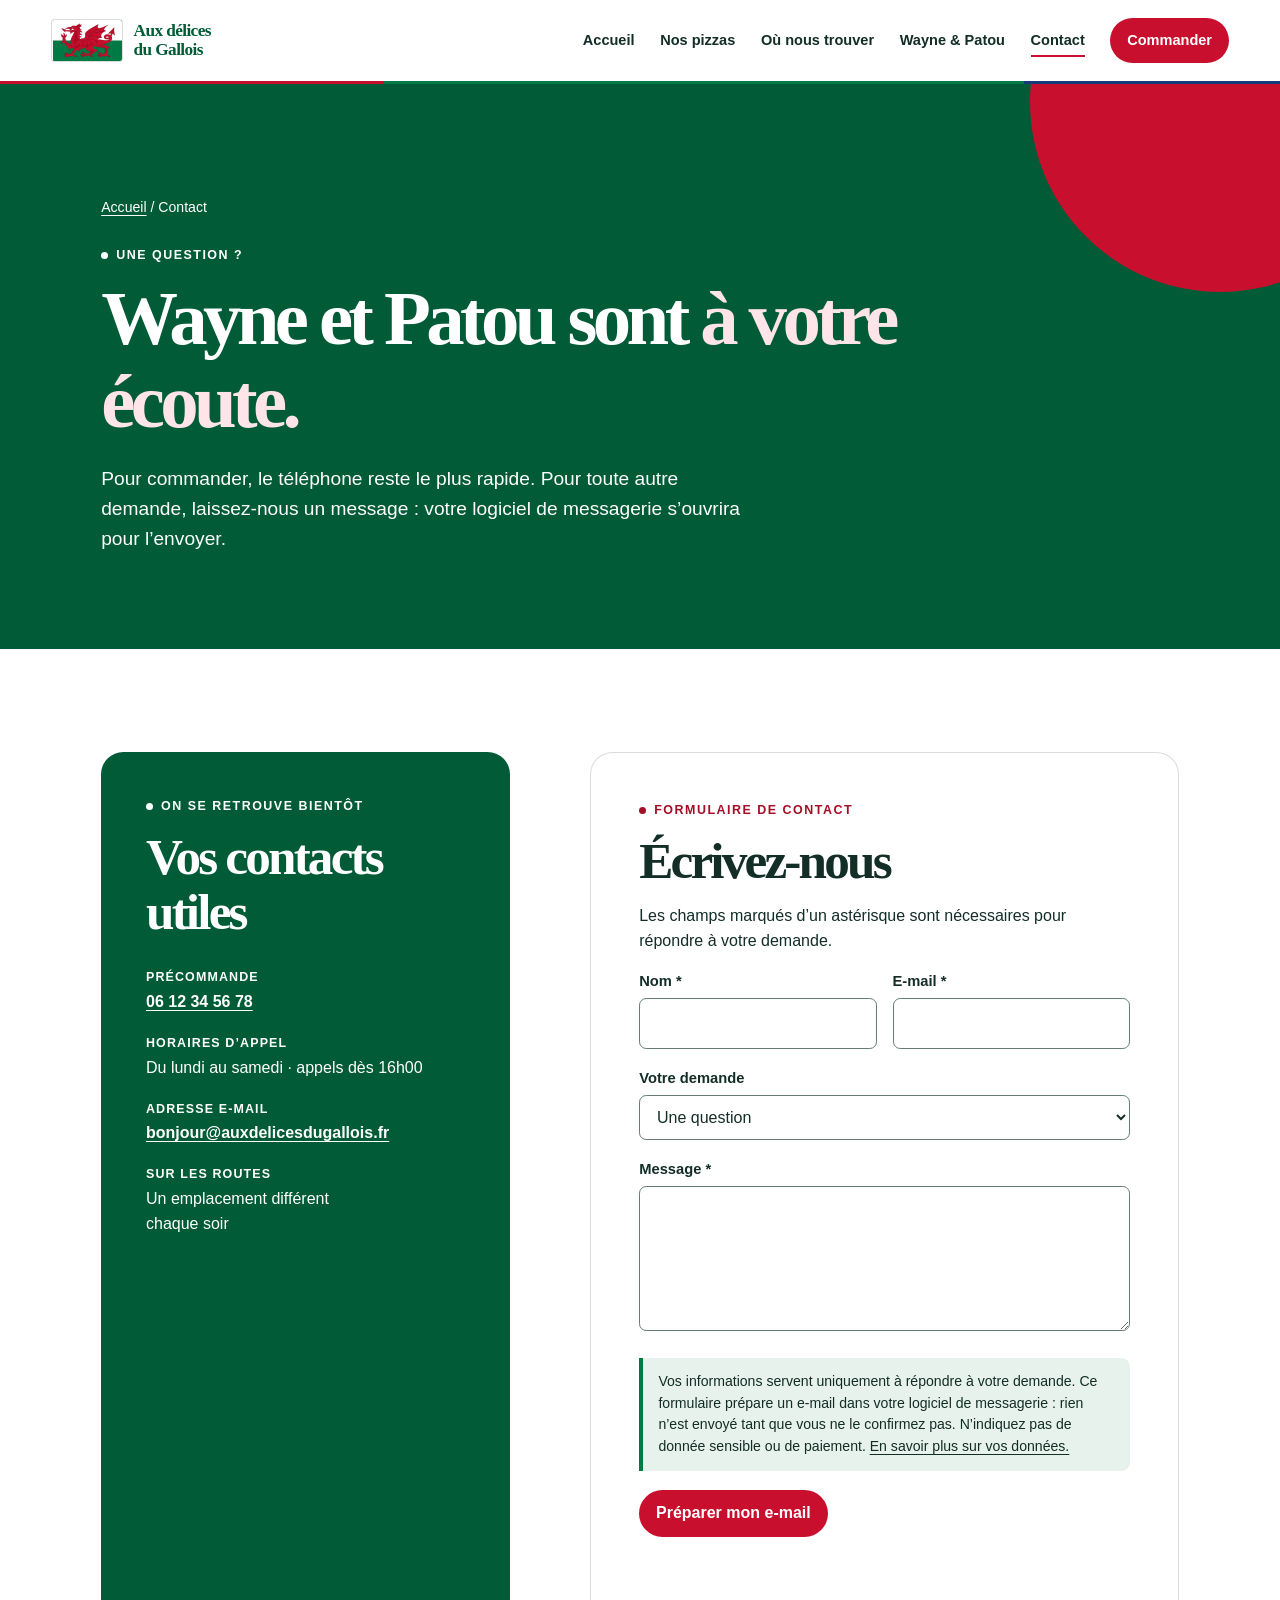
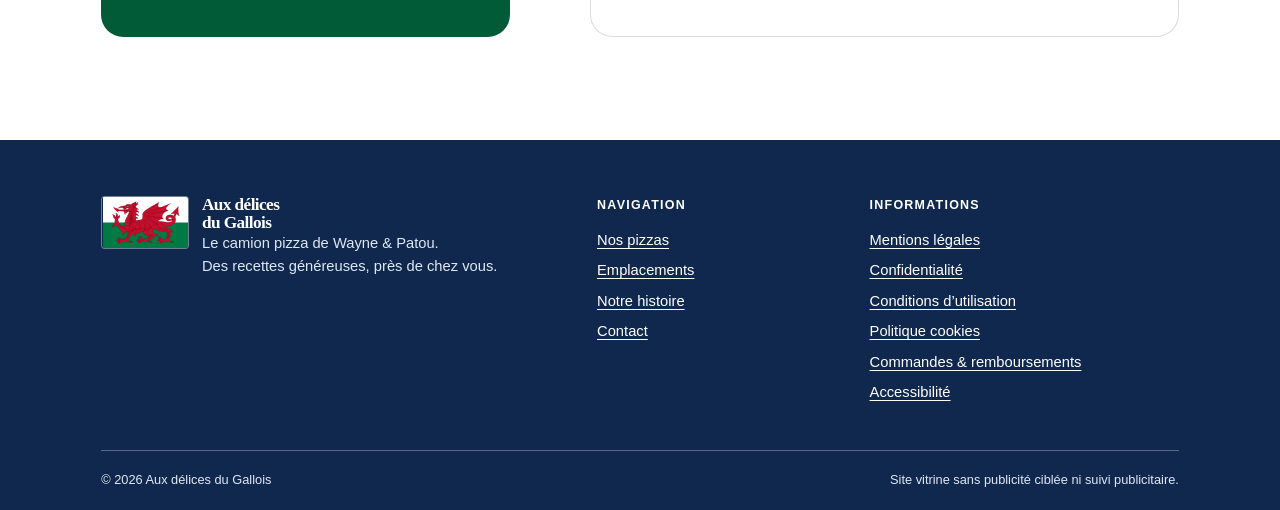
<file: contact.html>
<!doctype html>
<html lang="fr">
  <head>
    <meta charset="utf-8"><meta name="viewport" content="width=device-width, initial-scale=1">
    <meta name="description" content="Contactez Wayne et Patou pour une question ou une précommande de pizza.">
    <title>Contact | Aux délices du Gallois</title><link rel="icon" href="assets/logo-gallois.svg" type="image/svg+xml"><link rel="stylesheet" href="css/style.css"><link rel="stylesheet" href="css/contenu-site.css"><script src="js/donnees-site.js" defer></script><script src="js/contenu-modele.js" defer></script><script src="js/contenu-site.js" defer></script><script src="js/main.js" defer></script>
  </head>
  <body>
    <a class="skip-link" href="#main">Aller au contenu</a>
    <header class="site-header"><a class="brand" href="index.html" aria-label="Aux délices du Gallois — accueil"><img src="assets/logo-gallois.svg" alt=""><span class="brand-name">Aux délices<br>du Gallois</span></a><button class="menu-toggle" type="button" aria-controls="primary-nav" aria-expanded="false"><svg viewBox="0 0 24 24" aria-hidden="true"><path d="M3 6h18M3 12h18M3 18h18" fill="none" stroke="currentColor" stroke-linecap="round" stroke-width="2"/></svg><span class="toggle-label">Menu</span></button><nav class="primary-nav" id="primary-nav" aria-label="Navigation principale"><a href="index.html">Accueil</a><a href="menu.html">Nos pizzas</a><a href="emplacements.html">Où nous trouver</a><a href="notre-histoire.html">Wayne &amp; Patou</a><a href="contact.html" aria-current="page">Contact</a><a class="nav-order" href="tel:+33612345678" data-phone>Commander</a></nav></header>
    <main id="main">
      <div class="container site-announcements" data-announcements role="region" aria-label="Informations du camion" aria-live="polite" hidden></div>
      <section class="page-hero"><div class="container"><p class="breadcrumbs"><a href="index.html">Accueil</a> / Contact</p><p class="eyebrow">Une question&nbsp;?</p><h1>Wayne et Patou sont <span class="text-red">à votre écoute.</span></h1><p class="lead">Pour commander, le téléphone reste le plus rapide. Pour toute autre demande, laissez-nous un message : votre logiciel de messagerie s’ouvrira pour l’envoyer.</p></div></section>
      <section class="section"><div class="container contact-layout"><aside class="contact-details"><p class="eyebrow">On se retrouve bientôt</p><h2>Vos contacts utiles</h2><dl><dt>Précommande</dt><dd><a href="tel:+33612345678" data-phone data-phone-text>06 12 34 56 78</a></dd><dt>Horaires d’appel</dt><dd data-call-summary>Du lundi au samedi · appels dès 16h00</dd><dt>Adresse e-mail</dt><dd><a href="mailto:bonjour@auxdelicesdugallois.fr" data-email>bonjour@auxdelicesdugallois.fr</a></dd><dt>Sur les routes</dt><dd>Un emplacement différent<br>chaque soir</dd></dl></aside>
        <div class="contact-form"><p class="eyebrow">Formulaire de contact</p><h2>Écrivez-nous</h2><p>Les champs marqués d’un astérisque sont nécessaires pour répondre à votre demande.</p><form data-contact-form><div class="form-row"><div class="field"><label for="name">Nom <span aria-hidden="true">*</span></label><input id="name" name="name" autocomplete="name" required></div><div class="field"><label for="email">E-mail <span aria-hidden="true">*</span></label><input id="email" name="email" type="email" autocomplete="email" required></div></div><div class="field"><label for="subject">Votre demande</label><select id="subject" name="subject"><option>Une question</option><option>Une précommande</option><option>Un retour sur une commande</option><option>Autre</option></select></div><div class="field"><label for="message">Message <span aria-hidden="true">*</span></label><textarea id="message" name="message" required></textarea></div><p class="form-notice">Vos informations servent uniquement à répondre à votre demande. Ce formulaire prépare un e-mail dans votre logiciel de messagerie : rien n’est envoyé tant que vous ne le confirmez pas. N’indiquez pas de donnée sensible ou de paiement. <a href="confidentialite.html">En savoir plus sur vos données.</a></p><button class="button button-primary" type="submit">Préparer mon e-mail</button><p class="form-status" aria-live="polite"></p></form></div>
      </div></section>
    </main>
    <footer class="site-footer"><div class="container"><div class="footer-main"><div class="footer-brand"><img src="assets/logo-gallois.svg" alt=""><div><div class="brand-name">Aux délices<br>du Gallois</div><p>Le camion pizza de Wayne &amp; Patou.<br>Des recettes généreuses, près de chez vous.</p></div></div><div><p class="footer-heading">Navigation</p><ul class="footer-links"><li><a href="menu.html">Nos pizzas</a></li><li><a href="emplacements.html">Emplacements</a></li><li><a href="notre-histoire.html">Notre histoire</a></li><li><a href="contact.html">Contact</a></li></ul></div><div><p class="footer-heading">Informations</p><ul class="footer-links"><li><a href="mentions-legales.html">Mentions légales</a></li><li><a href="confidentialite.html">Confidentialité</a></li><li><a href="conditions-utilisation.html">Conditions d’utilisation</a></li><li><a href="politique-cookies.html">Politique cookies</a></li><li><a href="commande-remboursement.html">Commandes &amp; remboursements</a></li><li><a href="accessibilite.html">Accessibilité</a></li></ul></div></div><div class="footer-bottom"><span>© 2026 Aux délices du Gallois</span><span>Site vitrine sans publicité ciblée ni suivi publicitaire.</span></div></div></footer>
  </body>
</html>
</file>
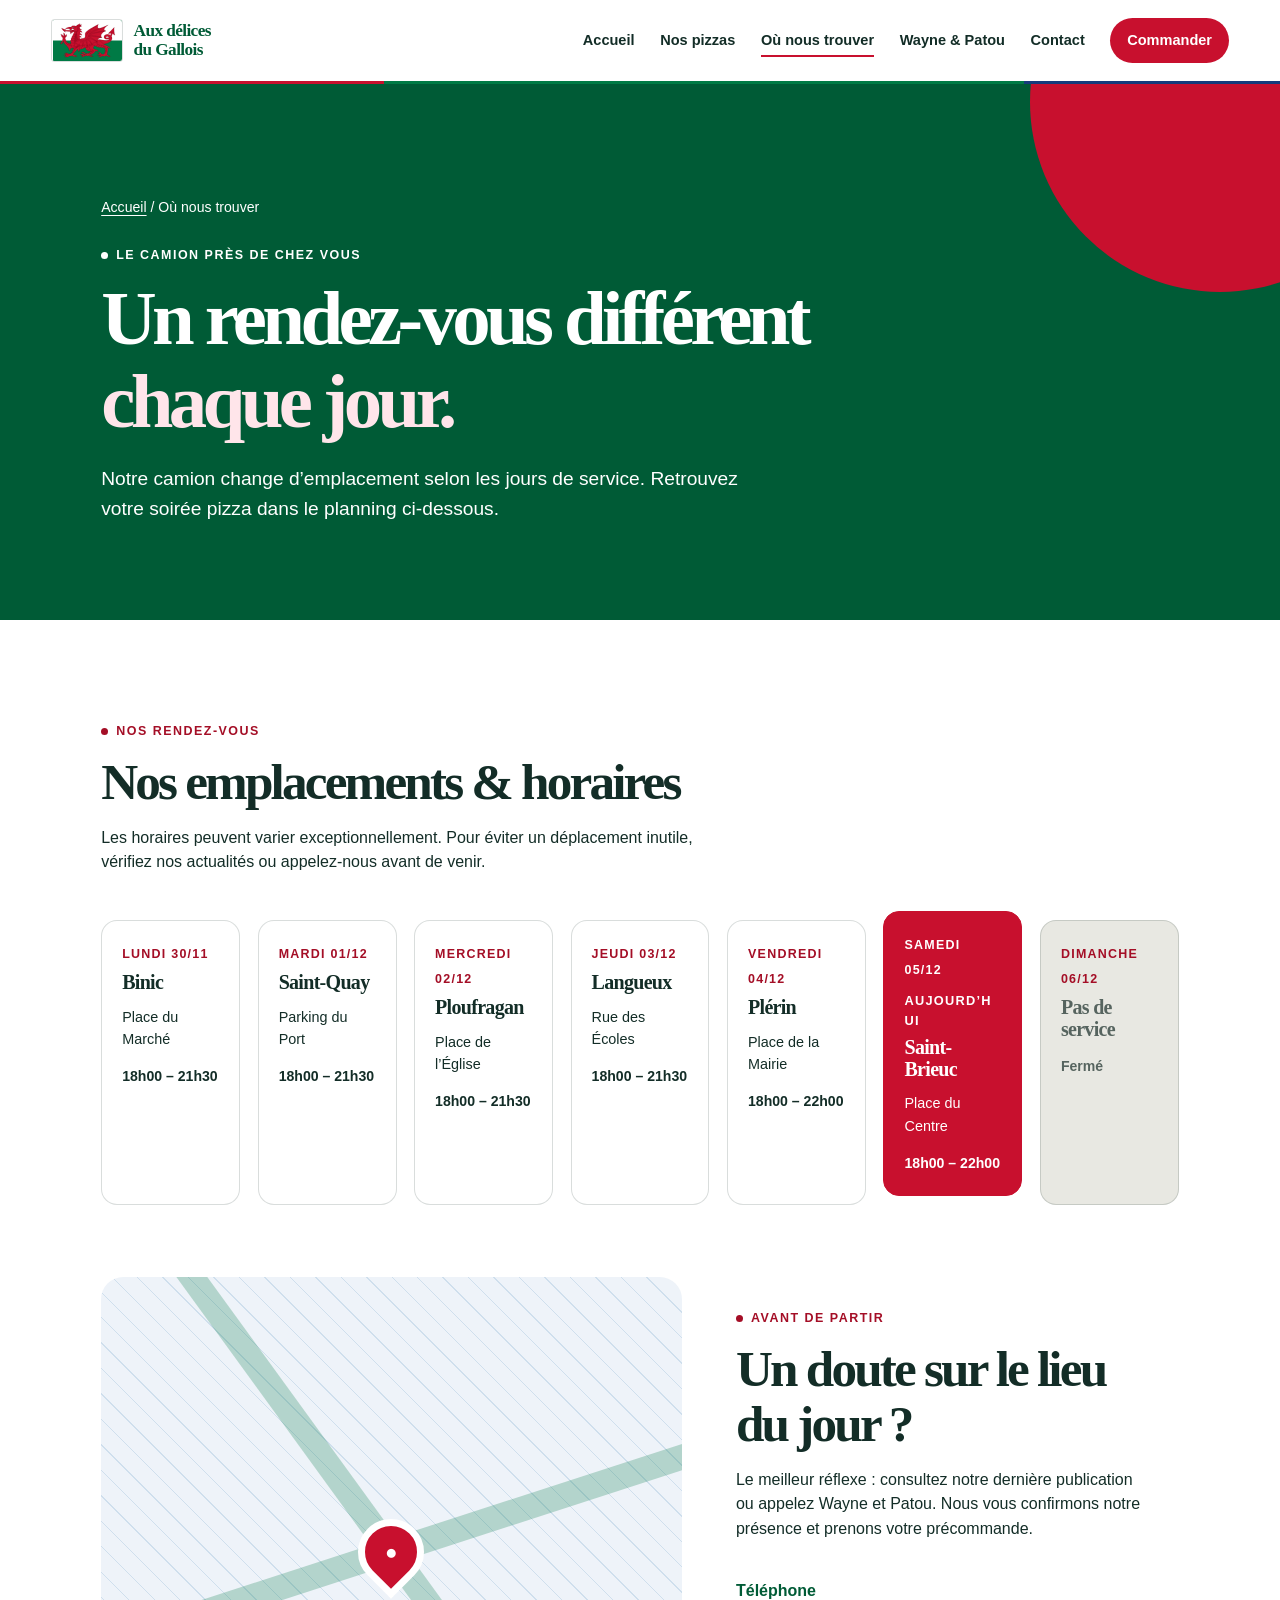
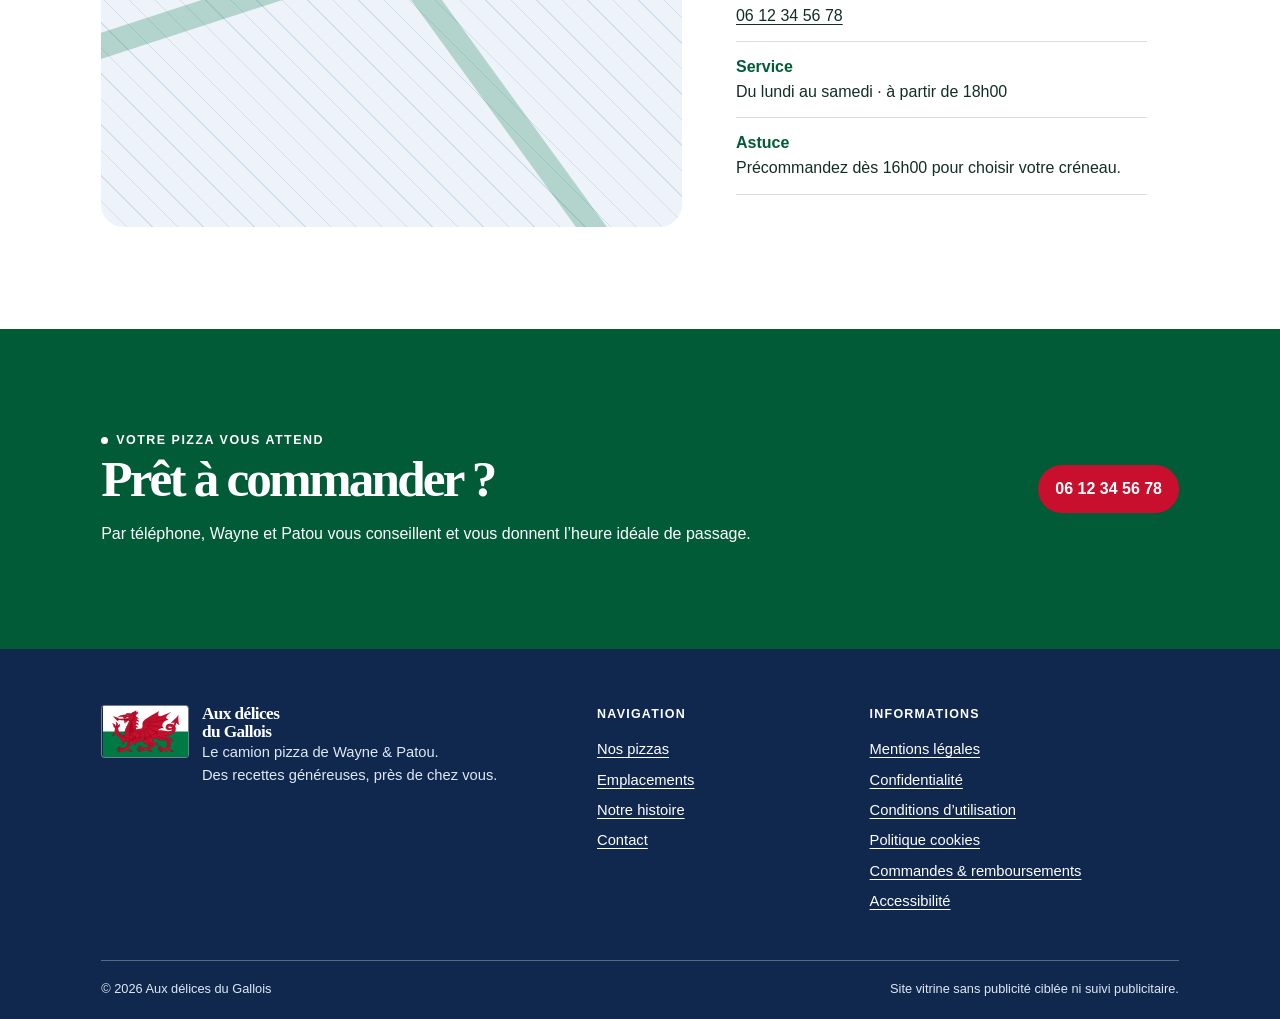
<file: emplacements.html>
<!doctype html>
<html lang="fr">
  <head>
    <meta charset="utf-8"><meta name="viewport" content="width=device-width, initial-scale=1">
    <meta name="description" content="Les jours, horaires et emplacements du camion Aux délices du Gallois.">
    <title>Où nous trouver | Aux délices du Gallois</title><link rel="icon" href="assets/logo-gallois.svg" type="image/svg+xml"><link rel="stylesheet" href="css/style.css"><link rel="stylesheet" href="css/contenu-site.css"><script src="js/donnees-site.js" defer></script><script src="js/contenu-modele.js" defer></script><script src="js/contenu-site.js" defer></script><script src="js/main.js" defer></script>
  </head>
  <body>
    <a class="skip-link" href="#main">Aller au contenu</a>
    <header class="site-header"><a class="brand" href="index.html" aria-label="Aux délices du Gallois — accueil"><img src="assets/logo-gallois.svg" alt=""><span class="brand-name">Aux délices<br>du Gallois</span></a><button class="menu-toggle" type="button" aria-controls="primary-nav" aria-expanded="false"><svg viewBox="0 0 24 24" aria-hidden="true"><path d="M3 6h18M3 12h18M3 18h18" fill="none" stroke="currentColor" stroke-linecap="round" stroke-width="2"/></svg><span class="toggle-label">Menu</span></button><nav class="primary-nav" id="primary-nav" aria-label="Navigation principale"><a href="index.html">Accueil</a><a href="menu.html">Nos pizzas</a><a href="emplacements.html" aria-current="page">Où nous trouver</a><a href="notre-histoire.html">Wayne &amp; Patou</a><a href="contact.html">Contact</a><a class="nav-order" href="tel:+33612345678" data-phone>Commander</a></nav></header>
    <main id="main">
      <div class="container site-announcements" data-announcements role="region" aria-label="Informations du camion" aria-live="polite" hidden></div>
      <section class="page-hero"><div class="container"><p class="breadcrumbs"><a href="index.html">Accueil</a> / Où nous trouver</p><p class="eyebrow">Le camion près de chez vous</p><h1>Un rendez-vous différent <span class="text-red">chaque jour.</span></h1><p class="lead">Notre camion change d’emplacement selon les jours de service. Retrouvez votre soirée pizza dans le planning ci-dessous.</p></div></section>
      <section class="section"><div class="container"><div class="section-title"><p class="eyebrow">Nos rendez-vous</p><h2>Nos emplacements &amp; horaires</h2><p>Les horaires peuvent varier exceptionnellement. Pour éviter un déplacement inutile, vérifiez nos actualités ou appelez-nous avant de venir.</p></div>
        <noscript><p class="menu-note">Ce planning présente les horaires habituels. Pour confirmer une fermeture ou un changement exceptionnel, contactez-nous avant votre déplacement.</p></noscript>
        <div class="schedule" data-schedule aria-label="Planning hebdomadaire">
          <!-- content:schedule -->
<article class="schedule-card"><span class="schedule-day">Lundi</span><h3>Binic</h3><p>Place du Marché</p><span class="time">18h00 – 21h30</span></article>
<article class="schedule-card"><span class="schedule-day">Mardi</span><h3>Saint-Quay</h3><p>Parking du Port</p><span class="time">18h00 – 21h30</span></article>
<article class="schedule-card"><span class="schedule-day">Mercredi</span><h3>Ploufragan</h3><p>Place de l’Église</p><span class="time">18h00 – 21h30</span></article>
<article class="schedule-card"><span class="schedule-day">Jeudi</span><h3>Langueux</h3><p>Rue des Écoles</p><span class="time">18h00 – 21h30</span></article>
<article class="schedule-card"><span class="schedule-day">Vendredi</span><h3>Plérin</h3><p>Place de la Mairie</p><span class="time">18h00 – 22h00</span></article>
<article class="schedule-card"><span class="schedule-day">Samedi</span><h3>Saint-Brieuc</h3><p>Place du Centre</p><span class="time">18h00 – 22h00</span></article>
<article class="schedule-card closed"><span class="schedule-day">Dimanche</span><h3>Pas de service</h3><span class="time">Fermé</span></article>
        <!-- /content:schedule -->
        </div>
        <div class="location-info"><div class="map-placeholder" role="img" aria-label="Carte illustrative de la zone de déplacement du camion"><div class="map-pin"><span>●</span></div></div><div class="location-copy"><p class="eyebrow">Avant de partir</p><h2>Un doute sur le lieu du jour&nbsp;?</h2><p>Le meilleur réflexe : consultez notre dernière publication ou appelez Wayne et Patou. Nous vous confirmons notre présence et prenons votre précommande.</p><ul><li><strong>Téléphone</strong><br><a href="tel:+33612345678" data-phone data-phone-text>06 12 34 56 78</a></li><li><strong>Service</strong><br><span data-service-summary>Du lundi au samedi · à partir de 18h00</span></li><li><strong>Astuce</strong><br>Précommandez dès <span data-call-start>16h00</span> pour choisir votre créneau.</li></ul></div></div>
      </div></section>
      <section class="section section-green"><div class="container menu-cta"><div><p class="eyebrow">Votre pizza vous attend</p><h2>Prêt à commander&nbsp;?</h2><p>Par téléphone, Wayne et Patou vous conseillent et vous donnent l’heure idéale de passage.</p></div><a class="button button-primary" href="tel:+33612345678" data-phone data-phone-text>06 12 34 56 78</a></div></section>
    </main>
    <footer class="site-footer"><div class="container"><div class="footer-main"><div class="footer-brand"><img src="assets/logo-gallois.svg" alt=""><div><div class="brand-name">Aux délices<br>du Gallois</div><p>Le camion pizza de Wayne &amp; Patou.<br>Des recettes généreuses, près de chez vous.</p></div></div><div><p class="footer-heading">Navigation</p><ul class="footer-links"><li><a href="menu.html">Nos pizzas</a></li><li><a href="emplacements.html">Emplacements</a></li><li><a href="notre-histoire.html">Notre histoire</a></li><li><a href="contact.html">Contact</a></li></ul></div><div><p class="footer-heading">Informations</p><ul class="footer-links"><li><a href="mentions-legales.html">Mentions légales</a></li><li><a href="confidentialite.html">Confidentialité</a></li><li><a href="conditions-utilisation.html">Conditions d’utilisation</a></li><li><a href="politique-cookies.html">Politique cookies</a></li><li><a href="commande-remboursement.html">Commandes &amp; remboursements</a></li><li><a href="accessibilite.html">Accessibilité</a></li></ul></div></div><div class="footer-bottom"><span>© 2026 Aux délices du Gallois</span><span>Site vitrine sans publicité ciblée ni suivi publicitaire.</span></div></div></footer>
  </body>
</html>
</file>
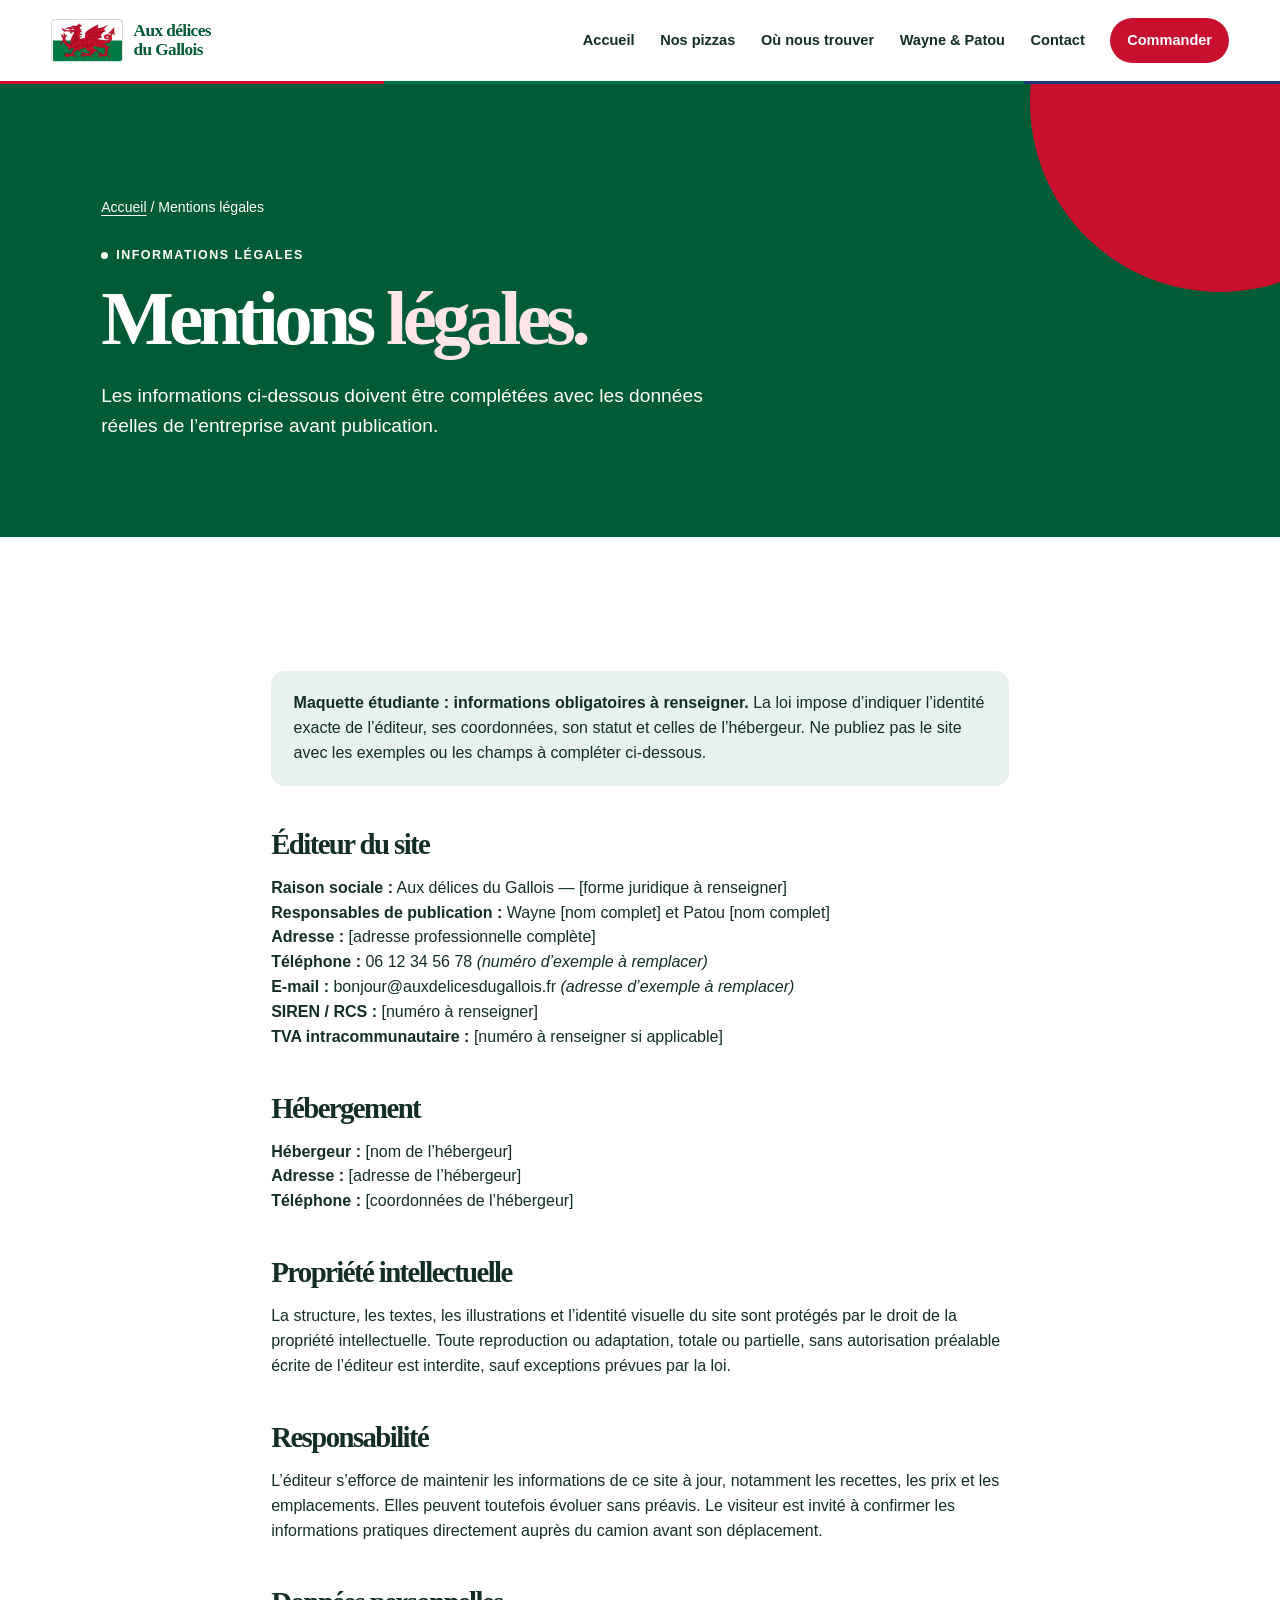
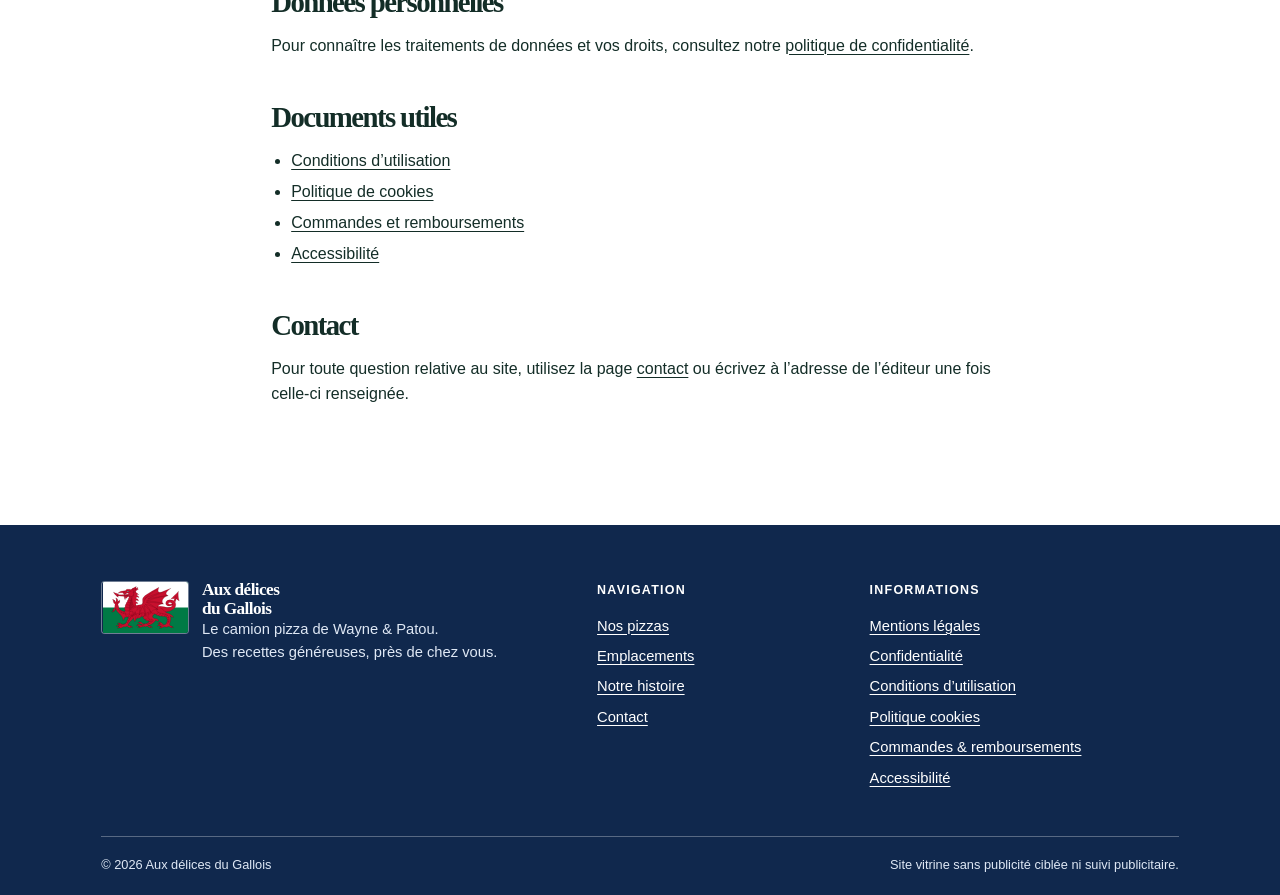
<file: mentions-legales.html>
<!doctype html>
<html lang="fr">
  <head>
    <meta charset="utf-8"><meta name="viewport" content="width=device-width, initial-scale=1">
    <meta name="description" content="Mentions légales du site Aux délices du Gallois.">
    <title>Mentions légales | Aux délices du Gallois</title><link rel="icon" href="assets/logo-gallois.svg" type="image/svg+xml"><link rel="stylesheet" href="css/style.css"><link rel="stylesheet" href="css/contenu-site.css"><script src="js/donnees-site.js" defer></script><script src="js/contenu-modele.js" defer></script><script src="js/contenu-site.js" defer></script><script src="js/main.js" defer></script>
  </head>
  <body>
    <a class="skip-link" href="#main">Aller au contenu</a>
    <header class="site-header"><a class="brand" href="index.html" aria-label="Aux délices du Gallois — accueil"><img src="assets/logo-gallois.svg" alt=""><span class="brand-name">Aux délices<br>du Gallois</span></a><button class="menu-toggle" type="button" aria-controls="primary-nav" aria-expanded="false"><svg viewBox="0 0 24 24" aria-hidden="true"><path d="M3 6h18M3 12h18M3 18h18" fill="none" stroke="currentColor" stroke-linecap="round" stroke-width="2"/></svg><span class="toggle-label">Menu</span></button><nav class="primary-nav" id="primary-nav" aria-label="Navigation principale"><a href="index.html">Accueil</a><a href="menu.html">Nos pizzas</a><a href="emplacements.html">Où nous trouver</a><a href="notre-histoire.html">Wayne &amp; Patou</a><a href="contact.html">Contact</a><a class="nav-order" href="tel:+33612345678" data-phone>Commander</a></nav></header>
    <main id="main">
      <div class="container site-announcements" data-announcements role="region" aria-label="Informations du camion" aria-live="polite" hidden></div><section class="page-hero"><div class="container"><p class="breadcrumbs"><a href="index.html">Accueil</a> / Mentions légales</p><p class="eyebrow">Informations légales</p><h1>Mentions <span class="text-red">légales.</span></h1><p class="lead">Les informations ci-dessous doivent être complétées avec les données réelles de l’entreprise avant publication.</p></div></section>
      <section class="section"><article class="container legal-content"><div class="legal-box"><strong>Maquette étudiante : informations obligatoires à renseigner.</strong> La loi impose d’indiquer l’identité exacte de l’éditeur, ses coordonnées, son statut et celles de l’hébergeur. Ne publiez pas le site avec les exemples ou les champs à compléter ci-dessous.</div>
        <h2>Éditeur du site</h2><p><strong>Raison sociale :</strong> Aux délices du Gallois — [forme juridique à renseigner]<br><strong>Responsables de publication :</strong> Wayne [nom complet] et Patou [nom complet]<br><strong>Adresse :</strong> [adresse professionnelle complète]<br><strong>Téléphone :</strong> <span data-phone-text>06 12 34 56 78</span> <em>(numéro d’exemple à remplacer)</em><br><strong>E-mail :</strong> <span data-email-text>bonjour@auxdelicesdugallois.fr</span> <em>(adresse d’exemple à remplacer)</em><br><strong>SIREN / RCS :</strong> [numéro à renseigner]<br><strong>TVA intracommunautaire :</strong> [numéro à renseigner si applicable]</p>
        <h2>Hébergement</h2><p><strong>Hébergeur :</strong> [nom de l’hébergeur]<br><strong>Adresse :</strong> [adresse de l’hébergeur]<br><strong>Téléphone :</strong> [coordonnées de l’hébergeur]</p>
        <h2>Propriété intellectuelle</h2><p>La structure, les textes, les illustrations et l’identité visuelle du site sont protégés par le droit de la propriété intellectuelle. Toute reproduction ou adaptation, totale ou partielle, sans autorisation préalable écrite de l’éditeur est interdite, sauf exceptions prévues par la loi.</p>
        <h2>Responsabilité</h2><p>L’éditeur s’efforce de maintenir les informations de ce site à jour, notamment les recettes, les prix et les emplacements. Elles peuvent toutefois évoluer sans préavis. Le visiteur est invité à confirmer les informations pratiques directement auprès du camion avant son déplacement.</p>
        <h2>Données personnelles</h2><p>Pour connaître les traitements de données et vos droits, consultez notre <a href="confidentialite.html">politique de confidentialité</a>.</p>
        <h2>Documents utiles</h2><ul><li><a href="conditions-utilisation.html">Conditions d’utilisation</a></li><li><a href="politique-cookies.html">Politique de cookies</a></li><li><a href="commande-remboursement.html">Commandes et remboursements</a></li><li><a href="accessibilite.html">Accessibilité</a></li></ul>
        <h2>Contact</h2><p>Pour toute question relative au site, utilisez la page <a href="contact.html">contact</a> ou écrivez à l’adresse de l’éditeur une fois celle-ci renseignée.</p>
      </article></section>
    </main>
    <footer class="site-footer"><div class="container"><div class="footer-main"><div class="footer-brand"><img src="assets/logo-gallois.svg" alt=""><div><div class="brand-name">Aux délices<br>du Gallois</div><p>Le camion pizza de Wayne &amp; Patou.<br>Des recettes généreuses, près de chez vous.</p></div></div><div><p class="footer-heading">Navigation</p><ul class="footer-links"><li><a href="menu.html">Nos pizzas</a></li><li><a href="emplacements.html">Emplacements</a></li><li><a href="notre-histoire.html">Notre histoire</a></li><li><a href="contact.html">Contact</a></li></ul></div><div><p class="footer-heading">Informations</p><ul class="footer-links"><li><a href="mentions-legales.html">Mentions légales</a></li><li><a href="confidentialite.html">Confidentialité</a></li><li><a href="conditions-utilisation.html">Conditions d’utilisation</a></li><li><a href="politique-cookies.html">Politique cookies</a></li><li><a href="commande-remboursement.html">Commandes &amp; remboursements</a></li><li><a href="accessibilite.html">Accessibilité</a></li></ul></div></div><div class="footer-bottom"><span>© 2026 Aux délices du Gallois</span><span>Site vitrine sans publicité ciblée ni suivi publicitaire.</span></div></div></footer>
  </body>
</html>
</file>
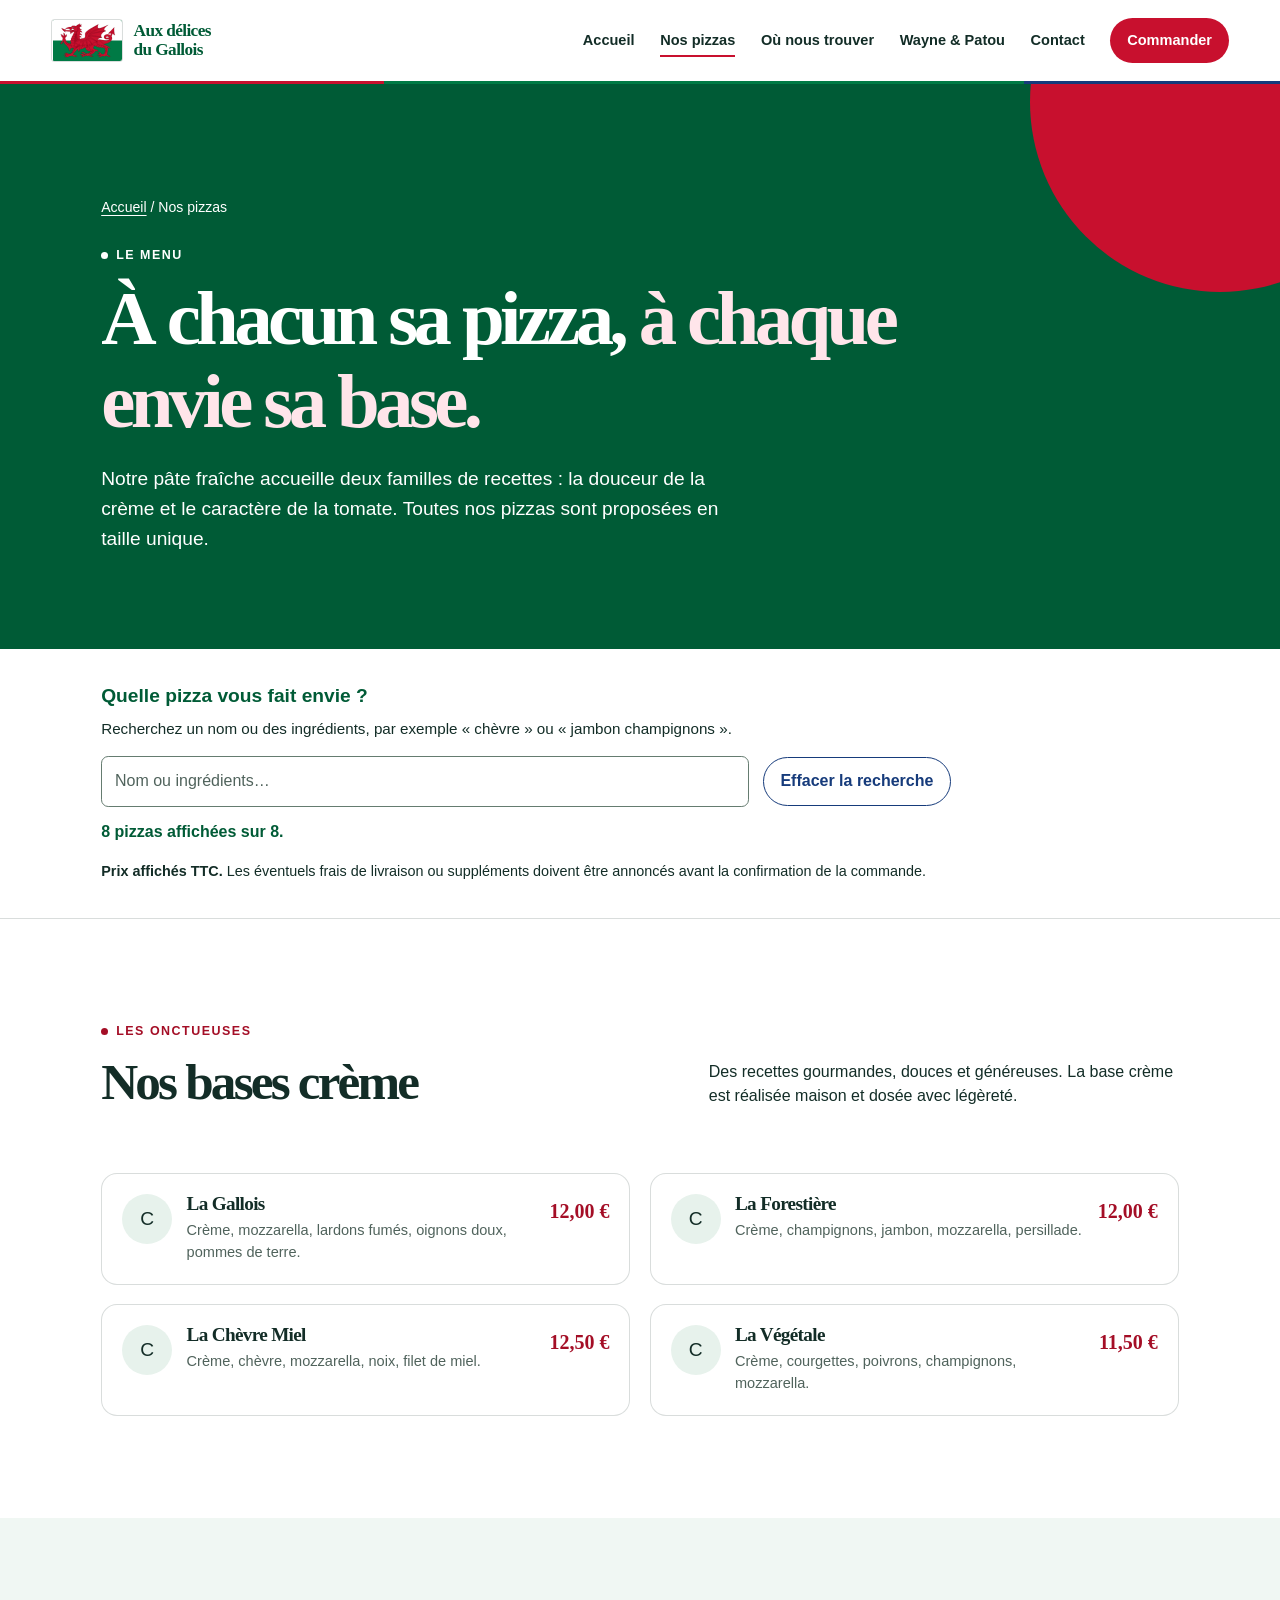
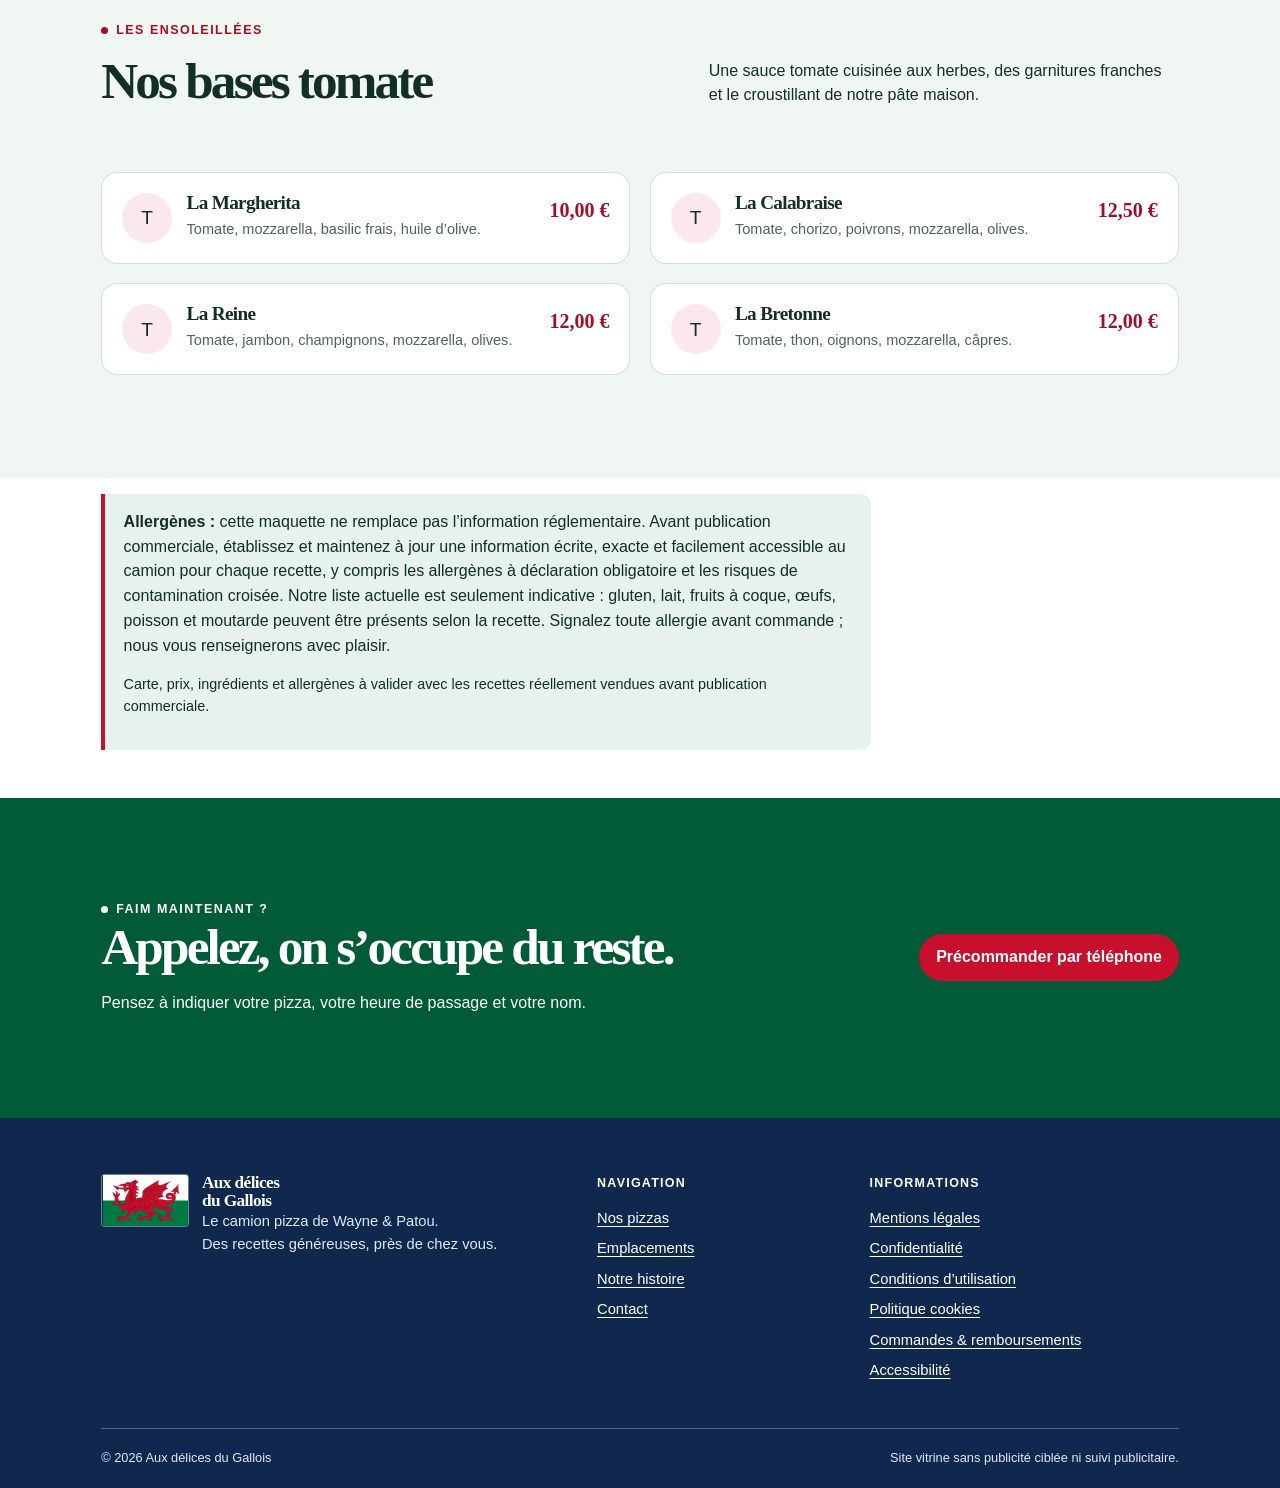
<file: menu.html>
<!doctype html>
<html lang="fr">
  <head>
    <meta charset="utf-8"><meta name="viewport" content="width=device-width, initial-scale=1">
    <meta name="description" content="Le menu des pizzas d’Aux délices du Gallois : recettes à base crème et à base tomate.">
    <title>Nos pizzas | Aux délices du Gallois</title><link rel="icon" href="assets/logo-gallois.svg" type="image/svg+xml"><link rel="stylesheet" href="css/style.css"><link rel="stylesheet" href="css/contenu-site.css"><link rel="stylesheet" href="css/menu.css"><script src="js/donnees-site.js" defer></script><script src="js/contenu-modele.js" defer></script><script src="js/contenu-site.js" defer></script><script src="js/main.js" defer></script><script src="js/menu.js" defer></script>
  </head>
  <body>
    <a class="skip-link" href="#main">Aller au contenu</a>
    <header class="site-header"><a class="brand" href="index.html" aria-label="Aux délices du Gallois — accueil"><img src="assets/logo-gallois.svg" alt=""><span class="brand-name">Aux délices<br>du Gallois</span></a><button class="menu-toggle" type="button" aria-controls="primary-nav" aria-expanded="false"><svg viewBox="0 0 24 24" aria-hidden="true"><path d="M3 6h18M3 12h18M3 18h18" fill="none" stroke="currentColor" stroke-linecap="round" stroke-width="2"/></svg><span class="toggle-label">Menu</span></button><nav class="primary-nav" id="primary-nav" aria-label="Navigation principale"><a href="index.html">Accueil</a><a href="menu.html" aria-current="page">Nos pizzas</a><a href="emplacements.html">Où nous trouver</a><a href="notre-histoire.html">Wayne &amp; Patou</a><a href="contact.html">Contact</a><a class="nav-order" href="tel:+33612345678" data-phone>Commander</a></nav></header>
    <main id="main">
      <div class="container site-announcements" data-announcements role="region" aria-label="Informations du camion" aria-live="polite" hidden></div>
      <section class="page-hero"><div class="container"><p class="breadcrumbs"><a href="index.html">Accueil</a> / Nos pizzas</p><p class="eyebrow">Le menu</p><h1>À chacun sa pizza, <span class="text-red">à chaque envie sa base.</span></h1><p class="lead">Notre pâte fraîche accueille deux familles de recettes : la douceur de la crème et le caractère de la tomate. Toutes nos pizzas sont proposées en taille unique.</p></div></section>
      <div class="menu-tools"><div class="container">
        <form class="menu-search" role="search" aria-label="Rechercher dans la carte" data-menu-search hidden>
          <label for="pizza-search">Quelle pizza vous fait envie&nbsp;?</label>
          <p class="menu-search-hint" id="pizza-search-hint">Recherchez un nom ou des ingrédients, par exemple « chèvre » ou « jambon champignons ».</p>
          <div class="menu-search-row"><input id="pizza-search" name="pizza" type="search" placeholder="Nom ou ingrédients…" autocomplete="off" spellcheck="false" aria-describedby="pizza-search-hint" aria-controls="pizza-results"><button class="button button-secondary" type="reset" data-menu-reset>Effacer la recherche</button></div>
          <p class="menu-search-count" id="pizza-search-count" role="status" aria-live="polite" aria-atomic="true"></p>
        </form>
        <p class="allergens"><strong>Prix affichés TTC.</strong> Les éventuels frais de livraison ou suppléments doivent être annoncés avant la confirmation de la commande.</p>
      </div></div>
      <div id="pizza-results">
      <div class="menu-empty container" data-menu-empty hidden><h2>Aucune pizza ne correspond à votre recherche.</h2><p>Essayez un autre nom ou un autre ingrédient, ou retrouvez toute la carte.</p><button class="button button-primary" type="button" data-menu-reset>Voir toutes les pizzas</button></div>
      <section class="section" id="creme" data-menu-group="creme"><div class="container"><div class="menu-intro"><div><p class="eyebrow">Les onctueuses</p><h2>Nos bases crème</h2></div><p>Des recettes gourmandes, douces et généreuses. La base crème est réalisée maison et dosée avec légèreté.</p></div><div class="menu-list" data-pizza-list="creme">
        <!-- content:menu-creme -->
<article class="pizza-card" data-pizza-card data-pizza-id="gallois" data-search="La Gallois Crème mozzarella lardons fumés oignons doux pommes de terre"><span class="pizza-icon" aria-hidden="true">C</span><div class="pizza-details"><h3>La Gallois</h3><p>Crème, mozzarella, lardons fumés, oignons doux, pommes de terre.</p></div><strong class="price">12,00 €</strong></article>
<article class="pizza-card" data-pizza-card data-pizza-id="forestiere" data-search="La Forestière Crème champignons jambon mozzarella persillade"><span class="pizza-icon" aria-hidden="true">C</span><div class="pizza-details"><h3>La Forestière</h3><p>Crème, champignons, jambon, mozzarella, persillade.</p></div><strong class="price">12,00 €</strong></article>
<article class="pizza-card" data-pizza-card data-pizza-id="chevre-miel" data-search="La Chèvre Miel Crème chèvre mozzarella noix filet de miel"><span class="pizza-icon" aria-hidden="true">C</span><div class="pizza-details"><h3>La Chèvre Miel</h3><p>Crème, chèvre, mozzarella, noix, filet de miel.</p></div><strong class="price">12,50 €</strong></article>
<article class="pizza-card" data-pizza-card data-pizza-id="vegetale" data-search="La Végétale Crème courgettes poivrons champignons mozzarella"><span class="pizza-icon" aria-hidden="true">C</span><div class="pizza-details"><h3>La Végétale</h3><p>Crème, courgettes, poivrons, champignons, mozzarella.</p></div><strong class="price">11,50 €</strong></article>
        <!-- /content:menu-creme -->
      </div></div></section>
      <section class="section section-tint" id="tomate" data-menu-group="tomate"><div class="container"><div class="menu-intro"><div><p class="eyebrow">Les ensoleillées</p><h2>Nos bases tomate</h2></div><p>Une sauce tomate cuisinée aux herbes, des garnitures franches et le croustillant de notre pâte maison.</p></div><div class="menu-list" data-pizza-list="tomate">
        <!-- content:menu-tomate -->
<article class="pizza-card tomato" data-pizza-card data-pizza-id="margherita" data-search="La Margherita Tomate mozzarella basilic frais huile d’olive"><span class="pizza-icon" aria-hidden="true">T</span><div class="pizza-details"><h3>La Margherita</h3><p>Tomate, mozzarella, basilic frais, huile d’olive.</p></div><strong class="price">10,00 €</strong></article>
<article class="pizza-card tomato" data-pizza-card data-pizza-id="calabraise" data-search="La Calabraise Tomate chorizo poivrons mozzarella olives"><span class="pizza-icon" aria-hidden="true">T</span><div class="pizza-details"><h3>La Calabraise</h3><p>Tomate, chorizo, poivrons, mozzarella, olives.</p></div><strong class="price">12,50 €</strong></article>
<article class="pizza-card tomato" data-pizza-card data-pizza-id="reine" data-search="La Reine Tomate jambon champignons mozzarella olives"><span class="pizza-icon" aria-hidden="true">T</span><div class="pizza-details"><h3>La Reine</h3><p>Tomate, jambon, champignons, mozzarella, olives.</p></div><strong class="price">12,00 €</strong></article>
<article class="pizza-card tomato" data-pizza-card data-pizza-id="bretonne" data-search="La Bretonne Tomate thon oignons mozzarella câpres"><span class="pizza-icon" aria-hidden="true">T</span><div class="pizza-details"><h3>La Bretonne</h3><p>Tomate, thon, oignons, mozzarella, câpres.</p></div><strong class="price">12,00 €</strong></article>
        <!-- /content:menu-tomate -->
      </div></div></section>
      </div>
      <section class="menu-information" aria-label="Information sur les allergènes"><div class="container"><div class="menu-note"><strong>Allergènes&nbsp;:</strong> cette maquette ne remplace pas l’information réglementaire. Avant publication commerciale, établissez et maintenez à jour une information écrite, exacte et facilement accessible au camion pour chaque recette, y compris les allergènes à déclaration obligatoire et les risques de contamination croisée. Notre liste actuelle est seulement indicative : gluten, lait, fruits à coque, œufs, poisson et moutarde peuvent être présents selon la recette. Signalez toute allergie avant commande ; nous vous renseignerons avec plaisir.<p class="allergens">Carte, prix, ingrédients et allergènes à valider avec les recettes réellement vendues avant publication commerciale.</p></div></div></section>
      <section class="section section-green"><div class="container menu-cta"><div><p class="eyebrow">Faim maintenant&nbsp;?</p><h2>Appelez, on s’occupe du reste.</h2><p>Pensez à indiquer votre pizza, votre heure de passage et votre nom.</p></div><a class="button button-primary" href="tel:+33612345678" data-phone>Précommander par téléphone</a></div></section>
    </main>
    <footer class="site-footer"><div class="container"><div class="footer-main"><div class="footer-brand"><img src="assets/logo-gallois.svg" alt=""><div><div class="brand-name">Aux délices<br>du Gallois</div><p>Le camion pizza de Wayne &amp; Patou.<br>Des recettes généreuses, près de chez vous.</p></div></div><div><p class="footer-heading">Navigation</p><ul class="footer-links"><li><a href="menu.html">Nos pizzas</a></li><li><a href="emplacements.html">Emplacements</a></li><li><a href="notre-histoire.html">Notre histoire</a></li><li><a href="contact.html">Contact</a></li></ul></div><div><p class="footer-heading">Informations</p><ul class="footer-links"><li><a href="mentions-legales.html">Mentions légales</a></li><li><a href="confidentialite.html">Confidentialité</a></li><li><a href="conditions-utilisation.html">Conditions d’utilisation</a></li><li><a href="politique-cookies.html">Politique cookies</a></li><li><a href="commande-remboursement.html">Commandes &amp; remboursements</a></li><li><a href="accessibilite.html">Accessibilité</a></li></ul></div></div><div class="footer-bottom"><span>© 2026 Aux délices du Gallois</span><span>Site vitrine sans publicité ciblée ni suivi publicitaire.</span></div></div></footer>
  </body>
</html>
</file>
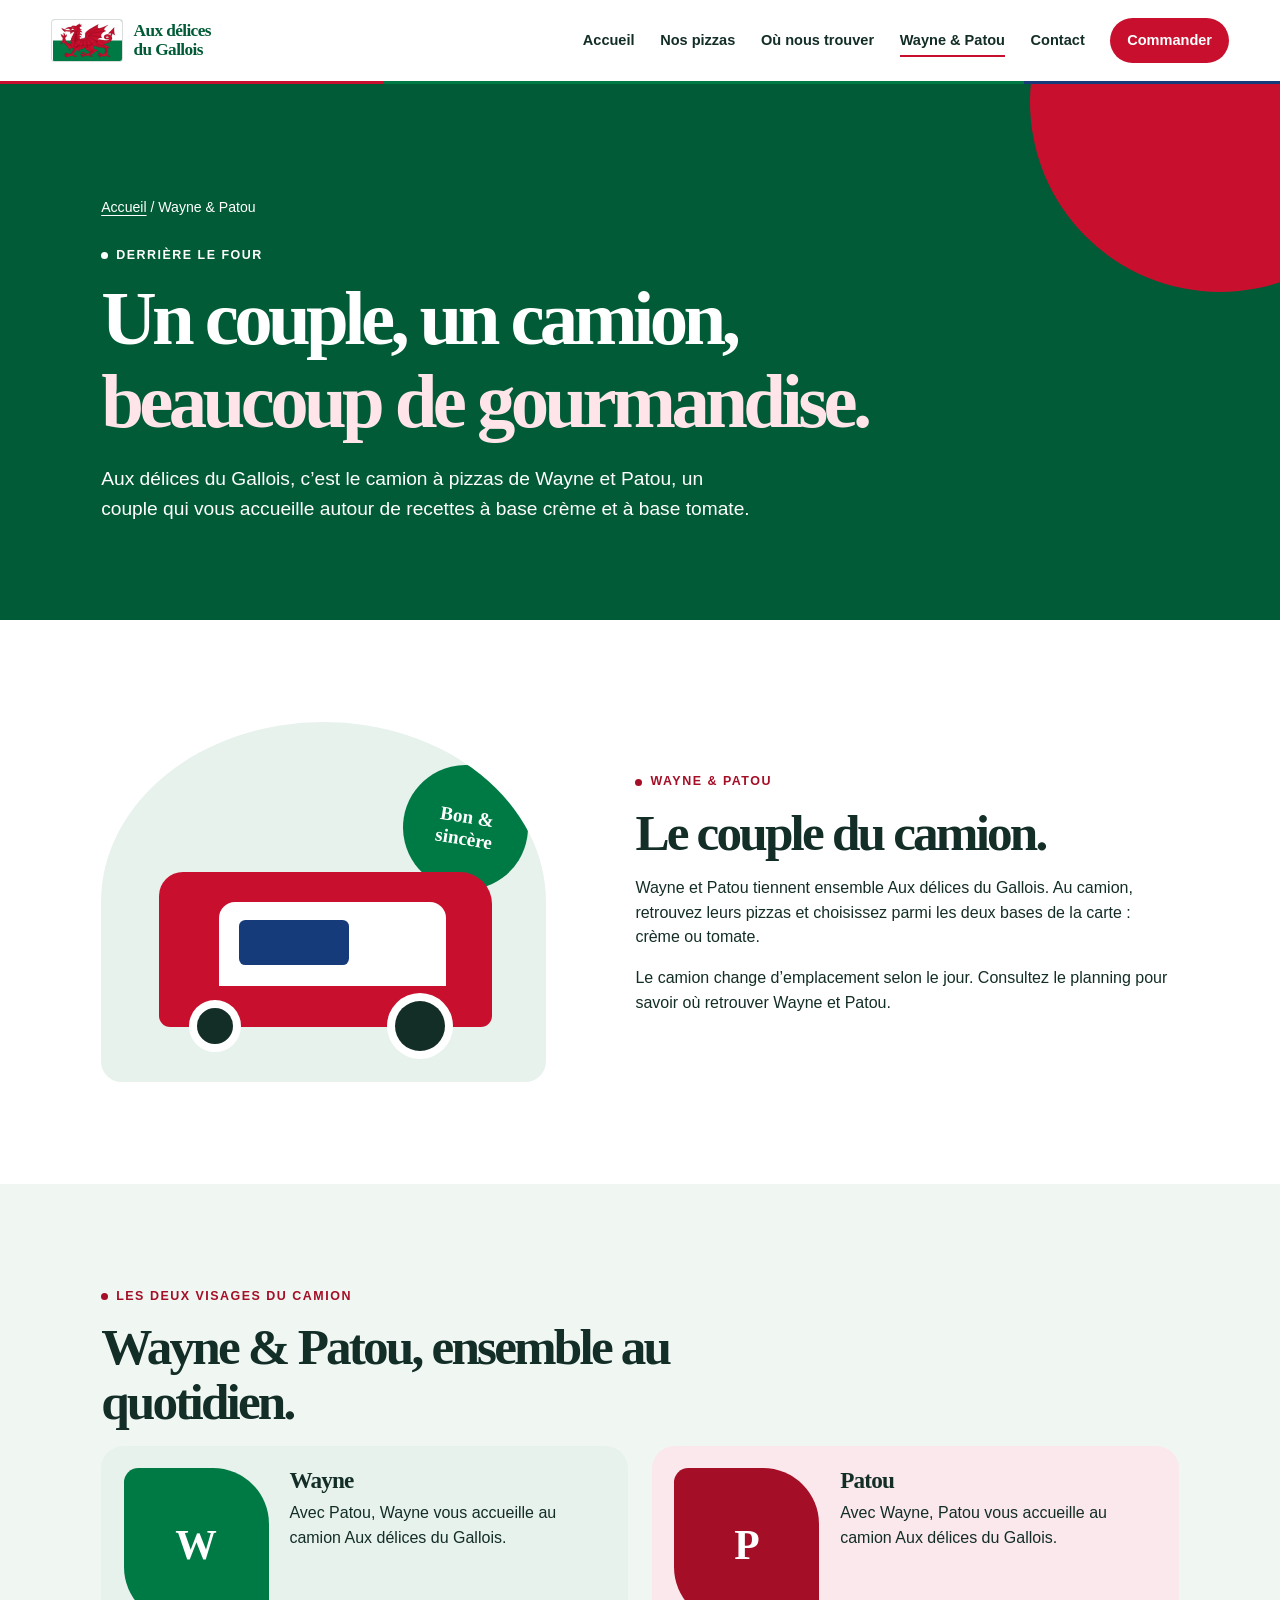
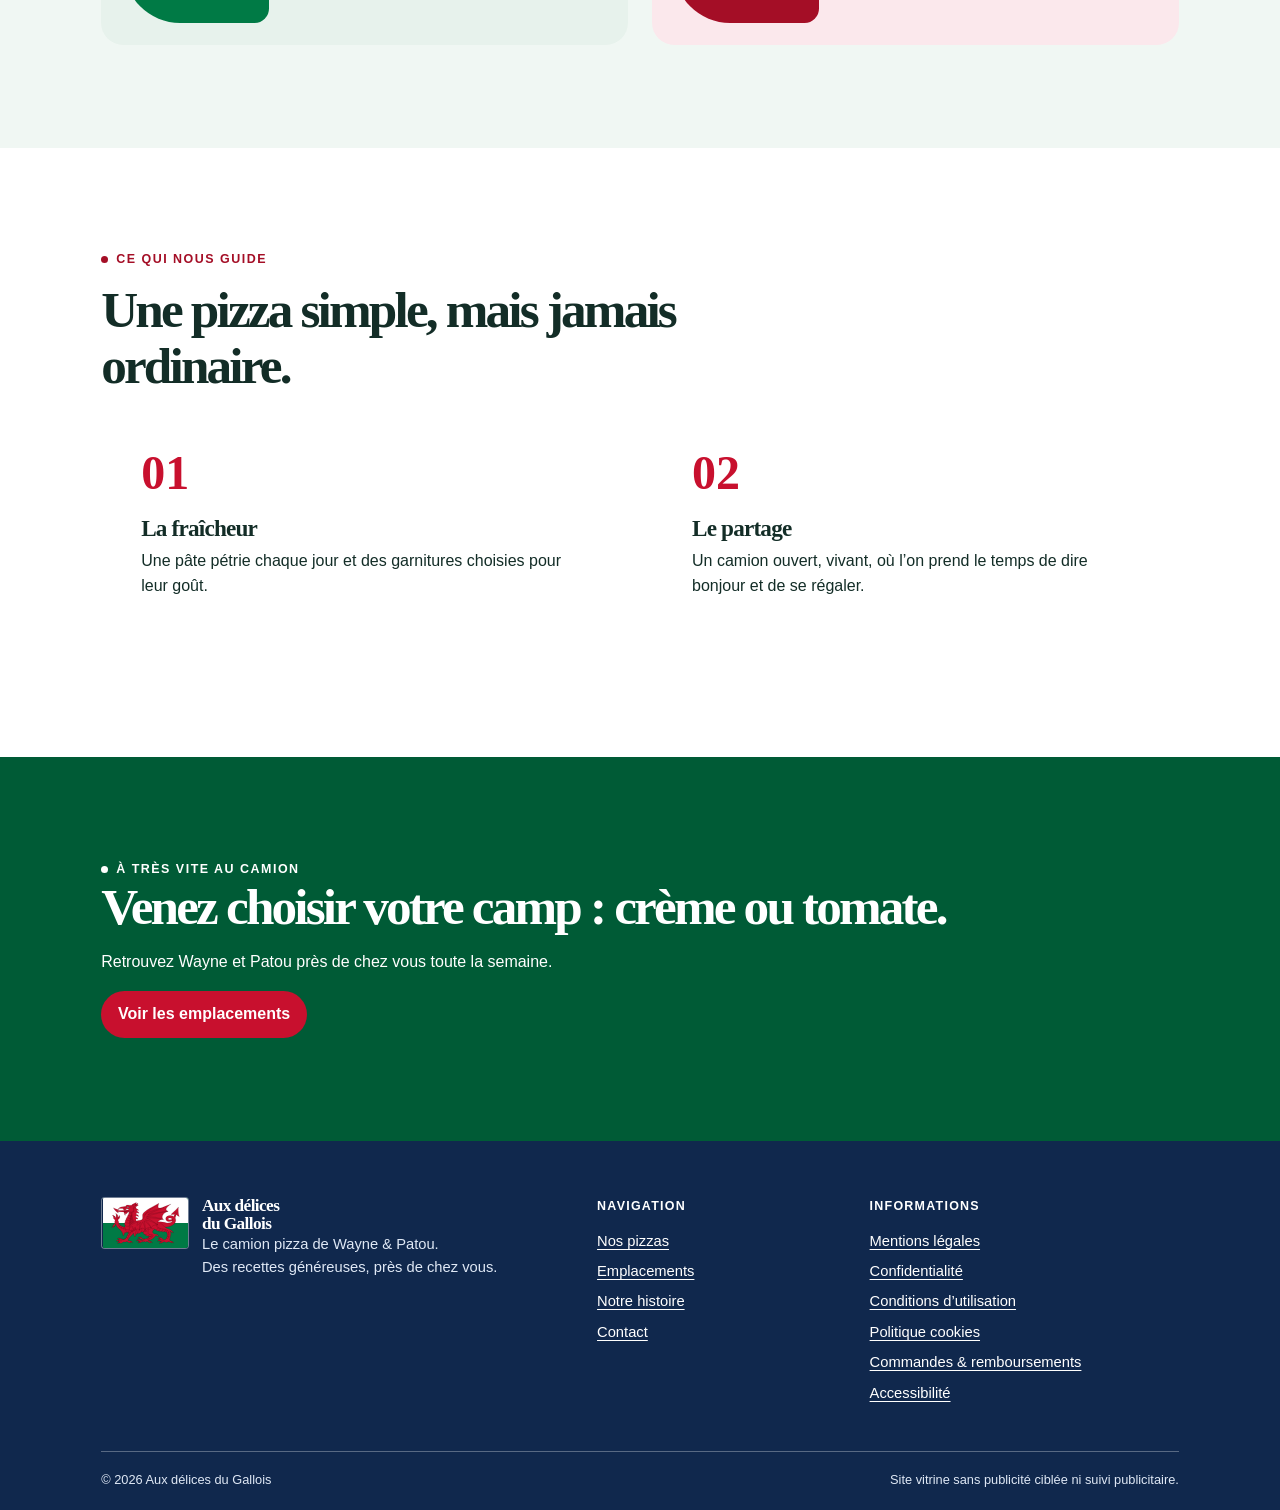
<file: notre-histoire.html>
<!doctype html>
<html lang="fr">
  <head>
    <meta charset="utf-8"><meta name="viewport" content="width=device-width, initial-scale=1">
    <meta name="description" content="Découvrez Wayne et Patou, le couple qui tient le camion de pizzas Aux délices du Gallois.">
    <title>Wayne &amp; Patou | Aux délices du Gallois</title><link rel="icon" href="assets/logo-gallois.svg" type="image/svg+xml"><link rel="stylesheet" href="css/style.css"><link rel="stylesheet" href="css/contenu-site.css"><script src="js/donnees-site.js" defer></script><script src="js/contenu-modele.js" defer></script><script src="js/contenu-site.js" defer></script><script src="js/main.js" defer></script>
  </head>
  <body>
    <a class="skip-link" href="#main">Aller au contenu</a>
    <header class="site-header"><a class="brand" href="index.html" aria-label="Aux délices du Gallois — accueil"><img src="assets/logo-gallois.svg" alt=""><span class="brand-name">Aux délices<br>du Gallois</span></a><button class="menu-toggle" type="button" aria-controls="primary-nav" aria-expanded="false"><svg viewBox="0 0 24 24" aria-hidden="true"><path d="M3 6h18M3 12h18M3 18h18" fill="none" stroke="currentColor" stroke-linecap="round" stroke-width="2"/></svg><span class="toggle-label">Menu</span></button><nav class="primary-nav" id="primary-nav" aria-label="Navigation principale"><a href="index.html">Accueil</a><a href="menu.html">Nos pizzas</a><a href="emplacements.html">Où nous trouver</a><a href="notre-histoire.html" aria-current="page">Wayne &amp; Patou</a><a href="contact.html">Contact</a><a class="nav-order" href="tel:+33612345678" data-phone>Commander</a></nav></header>
    <main id="main">
      <div class="container site-announcements" data-announcements role="region" aria-label="Informations du camion" aria-live="polite" hidden></div>
      <section class="page-hero"><div class="container"><p class="breadcrumbs"><a href="index.html">Accueil</a> / Wayne &amp; Patou</p><p class="eyebrow">Derrière le four</p><h1>Un couple, un camion, <span class="text-red">beaucoup de gourmandise.</span></h1><p class="lead">Aux délices du Gallois, c’est le camion à pizzas de Wayne et Patou, un couple qui vous accueille autour de recettes à base crème et à base tomate.</p></div></section>
      <section class="section"><div class="container story-grid"><div class="story-art" aria-label="Illustration du camion Aux délices du Gallois"><div class="story-badge">Bon &amp;<br>sincère</div><div class="van"><div class="van-window"></div></div></div><div><p class="eyebrow">Wayne &amp; Patou</p><h2>Le couple du camion.</h2><p>Wayne et Patou tiennent ensemble Aux délices du Gallois. Au camion, retrouvez leurs pizzas et choisissez parmi les deux bases de la carte&nbsp;: crème ou tomate.</p><p>Le camion change d’emplacement selon le jour. Consultez le planning pour savoir où retrouver Wayne et Patou.</p></div></div></section>
      <section class="section section-tint"><div class="container"><div class="section-title"><p class="eyebrow">Les deux visages du camion</p><h2>Wayne &amp; Patou, ensemble au quotidien.</h2></div><div class="duo-grid"><article class="team-card"><div class="portrait" aria-label="Initiale W">W</div><div><h3>Wayne</h3><p>Avec Patou, Wayne vous accueille au camion Aux délices du Gallois.</p></div></article><article class="team-card"><div class="portrait" aria-label="Initiale P">P</div><div><h3>Patou</h3><p>Avec Wayne, Patou vous accueille au camion Aux délices du Gallois.</p></div></article></div></div></section>
      <section class="section"><div class="container"><div class="section-title"><p class="eyebrow">Ce qui nous guide</p><h2>Une pizza simple, mais jamais ordinaire.</h2></div><div class="duo-grid"><article class="value-card"><span class="value-number">01</span><h3>La fraîcheur</h3><p>Une pâte pétrie chaque jour et des garnitures choisies pour leur goût.</p></article><article class="value-card"><span class="value-number">02</span><h3>Le partage</h3><p>Un camion ouvert, vivant, où l’on prend le temps de dire bonjour et de se régaler.</p></article></div></div></section>
      <section class="section section-green"><div class="container menu-cta"><div><p class="eyebrow">À très vite au camion</p><h2>Venez choisir votre camp&nbsp;: crème ou tomate.</h2><p>Retrouvez Wayne et Patou près de chez vous toute la semaine.</p></div><a class="button button-primary" href="emplacements.html">Voir les emplacements</a></div></section>
    </main>
    <footer class="site-footer"><div class="container"><div class="footer-main"><div class="footer-brand"><img src="assets/logo-gallois.svg" alt=""><div><div class="brand-name">Aux délices<br>du Gallois</div><p>Le camion pizza de Wayne &amp; Patou.<br>Des recettes généreuses, près de chez vous.</p></div></div><div><p class="footer-heading">Navigation</p><ul class="footer-links"><li><a href="menu.html">Nos pizzas</a></li><li><a href="emplacements.html">Emplacements</a></li><li><a href="notre-histoire.html">Notre histoire</a></li><li><a href="contact.html">Contact</a></li></ul></div><div><p class="footer-heading">Informations</p><ul class="footer-links"><li><a href="mentions-legales.html">Mentions légales</a></li><li><a href="confidentialite.html">Confidentialité</a></li><li><a href="conditions-utilisation.html">Conditions d’utilisation</a></li><li><a href="politique-cookies.html">Politique cookies</a></li><li><a href="commande-remboursement.html">Commandes &amp; remboursements</a></li><li><a href="accessibilite.html">Accessibilité</a></li></ul></div></div><div class="footer-bottom"><span>© 2026 Aux délices du Gallois</span><span>Site vitrine sans publicité ciblée ni suivi publicitaire.</span></div></div></footer>
  </body>
</html>
</file>
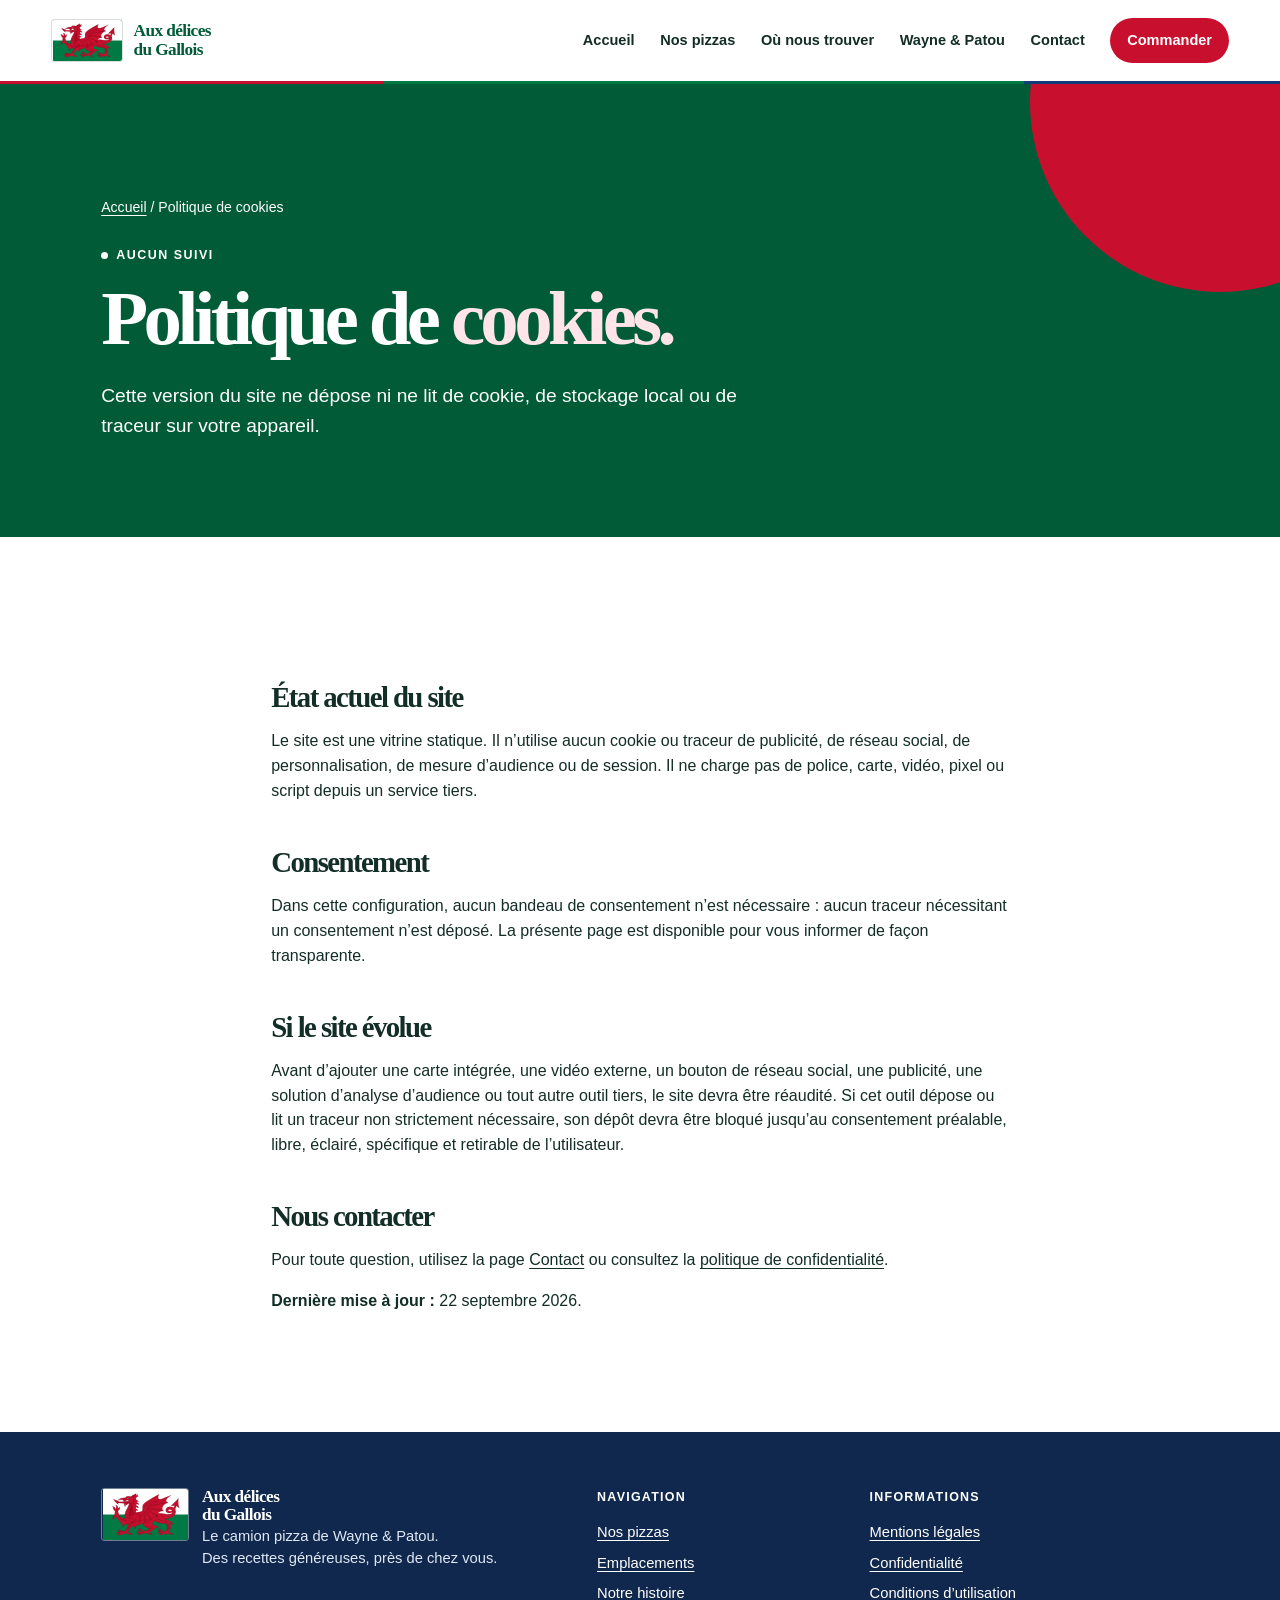
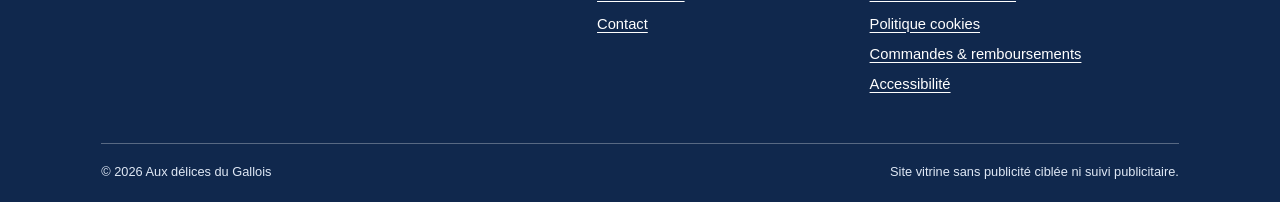
<file: politique-cookies.html>
<!doctype html>
<html lang="fr">
  <head>
    <meta charset="utf-8"><meta name="viewport" content="width=device-width, initial-scale=1">
    <meta name="description" content="Politique relative aux cookies du site Aux délices du Gallois.">
    <title>Politique de cookies | Aux délices du Gallois</title><link rel="icon" href="assets/logo-gallois.svg" type="image/svg+xml"><link rel="stylesheet" href="css/style.css"><link rel="stylesheet" href="css/contenu-site.css"><script src="js/donnees-site.js" defer></script><script src="js/contenu-modele.js" defer></script><script src="js/contenu-site.js" defer></script><script src="js/main.js" defer></script>
  </head>
  <body>
    <a class="skip-link" href="#main">Aller au contenu</a>
    <header class="site-header"><a class="brand" href="index.html" aria-label="Aux délices du Gallois — accueil"><img src="assets/logo-gallois.svg" alt=""><span class="brand-name">Aux délices<br>du Gallois</span></a><button class="menu-toggle" type="button" aria-controls="primary-nav" aria-expanded="false"><svg viewBox="0 0 24 24" aria-hidden="true"><path d="M3 6h18M3 12h18M3 18h18" fill="none" stroke="currentColor" stroke-linecap="round" stroke-width="2"/></svg><span class="toggle-label">Menu</span></button><nav class="primary-nav" id="primary-nav" aria-label="Navigation principale"><a href="index.html">Accueil</a><a href="menu.html">Nos pizzas</a><a href="emplacements.html">Où nous trouver</a><a href="notre-histoire.html">Wayne &amp; Patou</a><a href="contact.html">Contact</a><a class="nav-order" href="tel:+33612345678" data-phone>Commander</a></nav></header>
    <main id="main">
      <div class="container site-announcements" data-announcements role="region" aria-label="Informations du camion" aria-live="polite" hidden></div><section class="page-hero"><div class="container"><p class="breadcrumbs"><a href="index.html">Accueil</a> / Politique de cookies</p><p class="eyebrow">Aucun suivi</p><h1>Politique de <span class="text-red">cookies.</span></h1><p class="lead">Cette version du site ne dépose ni ne lit de cookie, de stockage local ou de traceur sur votre appareil.</p></div></section>
      <section class="section"><article class="container legal-content"><h2>État actuel du site</h2><p>Le site est une vitrine statique. Il n’utilise aucun cookie ou traceur de publicité, de réseau social, de personnalisation, de mesure d’audience ou de session. Il ne charge pas de police, carte, vidéo, pixel ou script depuis un service tiers.</p><h2>Consentement</h2><p>Dans cette configuration, aucun bandeau de consentement n’est nécessaire : aucun traceur nécessitant un consentement n’est déposé. La présente page est disponible pour vous informer de façon transparente.</p><h2>Si le site évolue</h2><p>Avant d’ajouter une carte intégrée, une vidéo externe, un bouton de réseau social, une publicité, une solution d’analyse d’audience ou tout autre outil tiers, le site devra être réaudité. Si cet outil dépose ou lit un traceur non strictement nécessaire, son dépôt devra être bloqué jusqu’au consentement préalable, libre, éclairé, spécifique et retirable de l’utilisateur.</p><h2>Nous contacter</h2><p>Pour toute question, utilisez la page <a href="contact.html">Contact</a> ou consultez la <a href="confidentialite.html">politique de confidentialité</a>.</p><p><strong>Dernière mise à jour :</strong> 22 septembre 2026.</p></article></section>
    </main>
    <footer class="site-footer"><div class="container"><div class="footer-main"><div class="footer-brand"><img src="assets/logo-gallois.svg" alt=""><div><div class="brand-name">Aux délices<br>du Gallois</div><p>Le camion pizza de Wayne &amp; Patou.<br>Des recettes généreuses, près de chez vous.</p></div></div><div><p class="footer-heading">Navigation</p><ul class="footer-links"><li><a href="menu.html">Nos pizzas</a></li><li><a href="emplacements.html">Emplacements</a></li><li><a href="notre-histoire.html">Notre histoire</a></li><li><a href="contact.html">Contact</a></li></ul></div><div><p class="footer-heading">Informations</p><ul class="footer-links"><li><a href="mentions-legales.html">Mentions légales</a></li><li><a href="confidentialite.html">Confidentialité</a></li><li><a href="conditions-utilisation.html">Conditions d’utilisation</a></li><li><a href="politique-cookies.html">Politique cookies</a></li><li><a href="commande-remboursement.html">Commandes &amp; remboursements</a></li><li><a href="accessibilite.html">Accessibilité</a></li></ul></div></div><div class="footer-bottom"><span>© 2026 Aux délices du Gallois</span><span>Site vitrine sans publicité ciblée ni suivi publicitaire.</span></div></div></footer>
  </body>
</html>
</file>
<file: css/style.css>
:root {
  /* Rouge, vert et blanc du drapeau gallois ; bleu présent sur la brochure. */
  --ink: #132d27;
  --green: #007a45;
  --green-dark: #005b36;
  --red: #c8102e;
  --red-dark: #a40e26;
  --blue: #163b7b;
  --blue-dark: #10284d;
  --cream: #ffffff;
  --sand: #e7f2ec;
  --white: #ffffff;
  --line: rgba(19, 45, 39, .16);
  --shadow: 0 14px 35px rgba(0, 91, 54, .12);
  --radius: 1.4rem;
  --header-height: 82px;
}

* { box-sizing: border-box; }
html { scroll-behavior: smooth; }
body {
  margin: 0;
  min-width: 320px;
  background: var(--cream);
  color: var(--ink);
  font-family: "DM Sans", Arial, sans-serif;
  font-size: 16px;
  line-height: 1.55;
}
body.menu-open { overflow: hidden; }
img { display: block; max-width: 100%; }
a { color: inherit; text-decoration-thickness: 1px; text-underline-offset: .2em; }
button, input, textarea, select { font: inherit; }
button { cursor: pointer; }

.skip-link { position: fixed; z-index: 2000; left: 1rem; top: -5rem; padding: .65rem 1rem; background: var(--ink); color: white; border-radius: .4rem; }
.skip-link:focus { top: 1rem; }
.site-header {
  align-items: center;
  background: rgba(255, 255, 255, .97);
  border-bottom: 1px solid rgba(24, 49, 42, .1);
  display: flex;
  height: var(--header-height);
  justify-content: space-between;
  left: 0;
  padding: 0 clamp(1rem, 4vw, 4rem);
  position: fixed;
  right: 0;
  top: 0;
  z-index: 1000;
  backdrop-filter: blur(12px);
}
.site-header::after { background: linear-gradient(90deg, var(--red) 0 30%, var(--green) 30% 80%, var(--blue) 80%); bottom: -3px; content: ""; height: 3px; left: 0; position: absolute; width: 100%; }
.brand { align-items: center; display: inline-flex; flex-shrink: 0; gap: .65rem; text-decoration: none; }
.brand img { border: 1px solid var(--line); border-radius: .2rem; flex-shrink: 0; height: 43.2px; object-fit: contain; width: 72px; }
.brand-name { color: var(--green-dark); font-family: Fraunces, Georgia, serif; font-size: 1.08rem; font-weight: 700; letter-spacing: -.035em; line-height: 1.05; max-width: 150px; }
.primary-nav { align-items: center; display: flex; gap: clamp(.7rem, 2vw, 1.7rem); }
.primary-nav a { color: var(--ink); font-size: .91rem; font-weight: 700; text-decoration: none; white-space: nowrap; }
.primary-nav .nav-order { color: white; }
.primary-nav a:not(.nav-order) { padding: .45rem 0; position: relative; }
.primary-nav a:not(.nav-order)::after { background: var(--red); bottom: .12rem; content: ""; height: 2px; left: 0; position: absolute; transform: scaleX(0); transform-origin: left; transition: transform .2s; width: 100%; }
.primary-nav a:hover::after, .primary-nav a:focus-visible::after, .primary-nav a[aria-current="page"]::after { transform: scaleX(1); }
.nav-order, .button { border: 0; border-radius: 99px; display: inline-block; font-weight: 700; padding: .7rem 1.05rem; text-align: center; text-decoration: none; transition: background .2s, transform .2s, box-shadow .2s; }
.nav-order, .button-primary { background: var(--red); color: white; }
.nav-order:hover, .button-primary:hover { background: var(--red-dark); box-shadow: 0 6px 15px rgba(200, 16, 46, .25); transform: translateY(-1px); }
.menu-toggle { align-items: center; background: transparent; border: 0; color: var(--green-dark); display: none; font-weight: 700; gap: .4rem; padding: .5rem; }
.menu-toggle svg { height: 23px; width: 23px; }

main { min-height: calc(100vh - var(--header-height)); padding-top: var(--header-height); }
.container { margin: 0 auto; max-width: 1180px; padding-left: clamp(1.15rem, 4vw, 3.5rem); padding-right: clamp(1.15rem, 4vw, 3.5rem); }
.eyebrow { align-items: center; color: var(--red-dark); display: flex; font-size: .78rem; font-weight: 700; gap: .5rem; letter-spacing: .12em; margin: 0 0 .8rem; text-transform: uppercase; }
.eyebrow::before { background: currentColor; border-radius: 99px; content: ""; height: 7px; width: 7px; }
h1, h2, h3 { font-family: Fraunces, Georgia, serif; line-height: 1.08; margin-top: 0; }
h1 { font-size: clamp(2.7rem, 6vw, 5.4rem); letter-spacing: -.06em; margin-bottom: 1.25rem; }
h2 { font-size: clamp(2rem, 4vw, 3.5rem); letter-spacing: -.055em; margin-bottom: 1rem; }
h3 { font-size: 1.45rem; letter-spacing: -.035em; margin-bottom: .5rem; }
p { margin: 0 0 1rem; }
.lead { font-size: clamp(1.05rem, 1.5vw, 1.23rem); max-width: 620px; }
.text-red { color: var(--red); }
.section { padding: clamp(4rem, 8vw, 7rem) 0; }
.section-title { max-width: 700px; }
.section-title > p:not(.eyebrow) { max-width: 620px; }
.section-tint { background: #f0f7f3; }
.section-green { background: var(--green-dark); color: white; }
.section-green .eyebrow { color: white; }
.section-green h2 { color: white; }

.hero { overflow: hidden; position: relative; }
.hero::before { background: var(--sand); border-radius: 50%; content: ""; height: 760px; position: absolute; right: -310px; top: -295px; width: 760px; }
.hero .container { display: grid; gap: 2rem; grid-template-columns: 1.05fr .95fr; min-height: min(710px, calc(100vh - var(--header-height))); padding-bottom: 3rem; padding-top: clamp(4rem, 8vw, 7.5rem); position: relative; }
.hero-copy { align-self: center; padding-bottom: 2rem; }
.hero-copy h1 { max-width: 720px; }
.hero-actions { display: flex; flex-wrap: wrap; gap: .75rem; margin: 1.8rem 0 1.8rem; }
.button-secondary { background: white; border: 1px solid var(--blue); color: var(--blue); }
.button-secondary:hover { background: var(--blue); color: white; transform: translateY(-1px); }
.hero-note { align-items: center; display: flex; font-size: .9rem; font-weight: 600; gap: .5rem; }
.hero-note strong { color: var(--green-dark); }
.hero-art { align-items: center; display: grid; justify-items: center; position: relative; }
.pizza { aspect-ratio: 1; background: #e8a641; border: 18px solid #cb8a36; border-radius: 50%; box-shadow: inset 0 0 0 11px #f4cd73, var(--shadow); max-width: 460px; position: relative; transform: rotate(-8deg); width: min(100%, 460px); }
.pizza::before { background: radial-gradient(circle at 30% 23%, #d83d32 0 7%, transparent 7.5%), radial-gradient(circle at 66% 24%, #2f7654 0 7%, transparent 7.5%), radial-gradient(circle at 39% 53%, #2f7654 0 8%, transparent 8.5%), radial-gradient(circle at 70% 61%, #d83d32 0 8%, transparent 8.5%), radial-gradient(circle at 52% 80%, #d83d32 0 7%, transparent 7.5%), radial-gradient(circle at 18% 69%, #2f7654 0 7%, transparent 7.5%), #f8e6b9; border-radius: inherit; content: ""; inset: 14px; position: absolute; }
.pizza-slice { background: var(--red); clip-path: polygon(0 0, 100% 45%, 22% 100%); height: 126px; left: -25px; position: absolute; top: 5px; transform: rotate(-35deg); width: 145px; }
.hero-sticker { align-items: center; background: var(--green); border: 7px solid var(--cream); border-radius: 50%; bottom: 4%; color: white; display: flex; font-family: Fraunces, Georgia, serif; font-size: 1rem; font-weight: 700; height: 126px; justify-content: center; line-height: 1.15; padding: 1rem; position: absolute; right: -1%; text-align: center; transform: rotate(13deg); width: 126px; }

.quick-info { background: var(--green); color: white; border-bottom: 4px solid var(--red); }
.quick-info .container { display: grid; grid-template-columns: repeat(3, 1fr); }
.quick-item { padding: 1.5rem clamp(1rem, 3vw, 3rem); position: relative; }
.quick-item + .quick-item::before { background: rgba(255,255,255,.4); content: ""; height: 55%; left: 0; position: absolute; top: 22%; width: 1px; }
.quick-item span { display: block; font-size: .78rem; font-weight: 700; letter-spacing: .11em; margin-bottom: .2rem; text-transform: uppercase; }
.quick-item strong { font-family: Fraunces, Georgia, serif; font-size: 1.1rem; }

.choice-grid { display: grid; gap: 1.3rem; grid-template-columns: repeat(2, 1fr); margin-top: 2.5rem; }
.choice-card { border-radius: var(--radius); min-height: 335px; overflow: hidden; padding: clamp(1.6rem, 3vw, 2.6rem); position: relative; text-decoration: none; transition: transform .25s, box-shadow .25s; }
.choice-card:hover { box-shadow: var(--shadow); transform: translateY(-5px); }
.choice-card h3 { font-size: clamp(1.8rem, 3.3vw, 2.7rem); margin-top: 2.4rem; }
.choice-card p { max-width: 330px; position: relative; }
.choice-card .arrow { bottom: 1.75rem; font-size: 1.3rem; font-weight: 700; position: absolute; }
.choice-card.cream-base { background: var(--sand); color: var(--ink); }
.choice-card.cream-base::after { background: white; border: 14px solid #c6ded1; border-radius: 50%; content: ""; height: 210px; position: absolute; right: -35px; top: -65px; width: 210px; }
.choice-card.tomato-base { background: var(--green-dark); color: white; }
.choice-card.tomato-base::after { background: var(--red); border: 14px solid white; border-radius: 50%; content: ""; height: 210px; position: absolute; right: -35px; top: -65px; width: 210px; }
.choice-card .tag { border-radius: 99px; display: inline-block; font-size: .78rem; font-weight: 700; letter-spacing: .08em; padding: .4rem .7rem; position: relative; text-transform: uppercase; z-index: 1; }
.cream-base .tag { background: var(--green); color: white; }
.tomato-base .tag { background: white; color: var(--green-dark); }

.story-grid { align-items: center; display: grid; gap: clamp(2rem, 7vw, 6rem); grid-template-columns: .9fr 1.1fr; }
.story-art { background: var(--sand); border-radius: 50% 50% 1.3rem 1.3rem; min-height: 360px; overflow: hidden; position: relative; }
.van { background: var(--red); border-radius: 1.5rem 2rem .7rem .7rem; bottom: 55px; height: 155px; left: 13%; position: absolute; width: 75%; }
.van::before { background: var(--cream); border-radius: 1rem 1rem 0 0; content: ""; height: 84px; left: 18%; position: absolute; top: 30px; width: 68%; }
.van::after { background: var(--ink); border: 8px solid var(--cream); border-radius: 50%; bottom: -25px; box-shadow: 205px 0 0 -1px var(--ink), 205px 0 0 7px var(--cream); content: ""; height: 36px; left: 30px; position: absolute; width: 36px; }
.van-window { background: var(--blue); border-radius: .4rem; height: 45px; left: 24%; position: absolute; top: 48px; width: 33%; }
.story-badge { align-items: center; background: var(--green); border-radius: 50%; color: white; display: flex; font-family: Fraunces, Georgia, serif; font-size: 1.2rem; font-weight: 700; height: 125px; justify-content: center; line-height: 1.1; padding: 1rem; position: absolute; right: 4%; text-align: center; top: 12%; transform: rotate(9deg); width: 125px; }
.inline-link { color: var(--red-dark); font-weight: 700; }

.page-hero { background: var(--green-dark); color: white; overflow: hidden; padding: clamp(4rem, 9vw, 7.2rem) 0 clamp(3.2rem, 7vw, 5rem); position: relative; }
.page-hero::after { background: var(--red); border-radius: 50%; content: ""; height: 380px; position: absolute; right: -130px; top: -170px; width: 380px; }
.page-hero .container { position: relative; z-index: 1; }
.page-hero h1 { color: white; max-width: 840px; }
.page-hero .lead { max-width: 650px; }
.page-hero .eyebrow { color: white; }
.page-hero .text-red { color: #ffe5ea; }
.breadcrumbs { font-size: .88rem; margin-bottom: 1.7rem; }
.breadcrumbs a { color: white; }

.menu-intro { align-items: end; display: flex; gap: 2rem; justify-content: space-between; }
.menu-intro > p { max-width: 470px; }
.menu-list { display: grid; gap: 1.2rem; grid-template-columns: repeat(2, 1fr); margin-top: 3rem; }
.pizza-card { background: var(--white); border: 1px solid var(--line); border-radius: 1rem; display: grid; grid-template-columns: auto 1fr auto; gap: .9rem; padding: 1.25rem; transition: box-shadow .2s, transform .2s; }
.pizza-card:hover { box-shadow: var(--shadow); transform: translateY(-3px); }
.pizza-icon { align-items: center; background: var(--sand); border-radius: 50%; display: flex; flex: 0 0 50px; font-size: 1.2rem; height: 50px; justify-content: center; width: 50px; }
.pizza-card.tomato .pizza-icon { background: #fbe8ec; }
.pizza-card h3 { font-size: 1.2rem; margin: 0; }
.pizza-card p { color: #50635c; font-size: .91rem; margin: .25rem 0 0; }
.pizza-card .price { color: var(--red-dark); font-family: Fraunces, Georgia, serif; font-size: 1.25rem; font-weight: 700; padding-top: .1rem; white-space: nowrap; }
.menu-note { background: var(--sand); border-left: 4px solid var(--red); border-radius: 0 .65rem .65rem 0; margin-top: 2.5rem; max-width: 770px; padding: 1rem 1.15rem; }
.allergens { font-size: .9rem; margin-top: .9rem; }
.menu-cta { align-items: center; display: flex; flex-wrap: wrap; gap: 1rem 2rem; justify-content: space-between; }
.menu-cta p { margin: 0; max-width: 680px; }

.schedule { display: grid; gap: 1.1rem; grid-template-columns: repeat(7, 1fr); margin-top: 2.8rem; }
.schedule-card { background: var(--white); border: 1px solid var(--line); border-radius: 1rem; min-height: 210px; padding: 1.25rem; }
.schedule-card.today { background: var(--red); border-color: var(--red); color: white; transform: translateY(-9px); }
.schedule-card.closed { background: #e8e8e2; color: #56645f; }
.schedule-day { color: var(--red-dark); font-size: .78rem; font-weight: 700; letter-spacing: .1em; text-transform: uppercase; }
.today .schedule-day { color: white; }
.schedule-card h3 { font-size: 1.25rem; margin: .4rem 0 .75rem; }
.schedule-card p { font-size: .9rem; }
.schedule-card .time { display: block; font-size: .88rem; font-weight: 700; margin-top: 1rem; }
.location-info { display: grid; gap: 1.4rem; grid-template-columns: 1.1fr .9fr; margin-top: 4.5rem; }
.map-placeholder { align-items: center; background: repeating-linear-gradient(45deg, #cfdfed 0 1px, transparent 1px 18px), #eef3f9; border-radius: var(--radius); display: flex; justify-content: center; min-height: 300px; overflow: hidden; position: relative; }
.map-placeholder::before, .map-placeholder::after { background: rgba(0,122,69,.25); content: ""; height: 25px; position: absolute; transform: rotate(-18deg); width: 140%; }
.map-placeholder::after { transform: rotate(54deg); }
.map-pin { align-items: center; background: var(--red); border: 7px solid var(--cream); border-radius: 50% 50% 50% 0; color: white; display: flex; font-size: 1.3rem; height: 66px; justify-content: center; position: relative; transform: rotate(-45deg); width: 66px; z-index: 1; }
.map-pin span { transform: rotate(45deg); }
.location-copy { padding: clamp(1rem, 3vw, 2rem); }
.location-copy ul { list-style: none; margin: 1.5rem 0 0; padding: 0; }
.location-copy li { border-bottom: 1px solid var(--line); padding: .8rem 0; }
.location-copy li strong { color: var(--green-dark); }

.duo-grid { display: grid; gap: 1.5rem; grid-template-columns: repeat(2, 1fr); }
.value-card { background: var(--white); border-radius: var(--radius); padding: clamp(1.5rem, 4vw, 2.5rem); }
.value-number { color: var(--red); display: block; font-family: Fraunces, Georgia, serif; font-size: 3rem; font-weight: 700; line-height: 1; margin-bottom: 1.2rem; }
.team-card { background: var(--sand); border-radius: var(--radius); display: grid; gap: 1.3rem; grid-template-columns: 145px 1fr; overflow: hidden; padding: 1.4rem; }
.portrait { align-items: center; background: var(--green); border-radius: .9rem 3.5rem .9rem 3.5rem; color: white; display: flex; font-family: Fraunces, Georgia, serif; font-size: 2.6rem; font-weight: 700; justify-content: center; min-height: 155px; }
.team-card:nth-child(2) { background: #fbe8ec; }
.team-card:nth-child(2) .portrait { background: var(--red-dark); }

.contact-layout { display: grid; gap: clamp(2rem, 7vw, 5rem); grid-template-columns: .82fr 1.18fr; }
.contact-details { background: var(--green-dark); border-radius: var(--radius); color: white; padding: clamp(1.7rem, 4vw, 2.8rem); }
.contact-details h2 { color: white; }
.contact-details a { color: white; font-weight: 700; }
.contact-details .eyebrow { color: white; }
.contact-details dl { margin: 1.8rem 0 0; }
.contact-details dt { color: white; font-size: .78rem; font-weight: 700; letter-spacing: .09em; margin-top: 1.2rem; text-transform: uppercase; }
.contact-details dd { margin: .15rem 0; }
.contact-form { background: var(--white); border: 1px solid var(--line); border-radius: var(--radius); padding: clamp(1.5rem, 4vw, 3rem); }
.form-row { display: grid; gap: 1rem; grid-template-columns: repeat(2, 1fr); }
.field { margin-bottom: 1.1rem; }
label { display: block; font-size: .92rem; font-weight: 700; margin-bottom: .35rem; }
input, textarea, select { background: white; border: 1px solid #657c70; border-radius: .45rem; color: var(--ink); padding: .75rem .8rem; width: 100%; }
textarea { min-height: 145px; resize: vertical; }
input:focus, textarea:focus, select:focus, button:focus-visible, a:focus-visible { outline: 3px solid var(--blue); outline-offset: 3px; box-shadow: 0 0 0 3px white; }
.consent-line { align-items: flex-start; display: flex; font-size: .85rem; gap: .6rem; margin: 1.2rem 0; }
.consent-line input { accent-color: var(--green); height: 17px; margin-top: .25rem; min-width: 17px; width: 17px; }
.form-status { font-size: .9rem; font-weight: 700; margin-top: .8rem; min-height: 1.4rem; }
.form-notice { background: var(--sand); border-left: 4px solid var(--green); border-radius: 0 .55rem .55rem 0; font-size: .88rem; margin: 1.2rem 0; padding: .8rem .95rem; }

.legal-content { max-width: 840px; }
.legal-content h2 { font-size: 1.8rem; margin-top: 2.7rem; }
.legal-content h3 { font-size: 1.25rem; margin-top: 1.7rem; }
.legal-content ul { padding-left: 1.25rem; }
.legal-content li { margin: .4rem 0; }
.legal-box { background: var(--sand); border-radius: .85rem; margin: 2rem 0; padding: 1.25rem 1.4rem; }
.cookie-settings { background: var(--white); border: 1px solid var(--line); border-radius: 1rem; margin-top: 2rem; padding: 1.3rem; }

.site-footer { background: var(--blue-dark); color: white; padding: 3.5rem 0 1.25rem; }
.footer-main { display: grid; gap: 2rem; grid-template-columns: 1.35fr .7fr .9fr; }
.footer-brand { display: flex; gap: .8rem; }
.footer-brand img { border: 1px solid rgba(255,255,255,.4); border-radius: .2rem; flex-shrink: 0; height: 52.8px; object-fit: contain; width: 88px; }
.footer-brand .brand-name { color: white; }
.footer-brand p { color: #dfe8f5; font-size: .92rem; max-width: 330px; }
.footer-heading { color: white; font-size: .78rem; font-weight: 700; letter-spacing: .1em; margin: 0 0 .8rem; text-transform: uppercase; }
.footer-links { list-style: none; margin: 0; padding: 0; }
.footer-links li { margin: .35rem 0; }
.footer-links a, .footer-links button { background: transparent; border: 0; color: white; font-size: .92rem; padding: 0; text-align: left; }
.footer-links a:hover, .footer-links button:hover { color: #c6ecda; }
.footer-bottom { border-top: 1px solid rgba(255,255,255,.3); color: #dfe8f5; display: flex; font-size: .8rem; gap: 1rem; justify-content: space-between; margin-top: 2.5rem; padding-top: 1.15rem; }

@media (max-width: 980px) {
  .primary-nav { gap: .85rem; }
  .primary-nav a { font-size: .83rem; }
  .nav-order { padding: .6rem .75rem; }
  .schedule { grid-template-columns: repeat(4, 1fr); }
  .schedule-card.today { transform: none; }
}
@media (max-width: 820px) {
  :root { --header-height: 72px; }
  .site-header { padding: 0 1rem; }
  .brand img { height: 36px; width: 60px; }
  .brand-name { font-size: .98rem; }
  .menu-toggle { display: inline-flex; }
  .primary-nav { align-items: stretch; background: var(--white); border-top: 1px solid var(--line); box-shadow: 0 15px 20px rgba(23,60,43,.09); display: none; flex-direction: column; gap: 0; left: 0; max-height: calc(100dvh - var(--header-height)); overflow-y: auto; padding: .7rem 1rem 1.3rem; position: absolute; right: 0; top: var(--header-height); }
  .primary-nav.is-open { display: flex; }
  .primary-nav a { font-size: 1rem; padding: .8rem .3rem; }
  .primary-nav .nav-order { margin-top: .5rem; text-align: center; }
  .hero .container, .story-grid, .contact-layout { grid-template-columns: 1fr; }
  .hero .container { min-height: auto; padding-top: 4.5rem; }
  .hero-art { min-height: 330px; order: -1; }
  .pizza { max-width: 310px; }
  .hero-sticker { bottom: 0; right: 6%; transform: rotate(12deg) scale(.84); }
  .quick-info .container { grid-template-columns: 1fr; }
  .quick-item + .quick-item::before { height: 1px; left: 7%; top: 0; width: 86%; }
  .choice-grid, .duo-grid, .menu-list { grid-template-columns: 1fr; }
  .menu-intro { align-items: start; flex-direction: column; gap: 0; }
  .schedule { grid-template-columns: repeat(2, 1fr); }
  .location-info { grid-template-columns: 1fr; margin-top: 3rem; }
  .team-card { grid-template-columns: 105px 1fr; }
  .portrait { min-height: 125px; }
  .footer-main { grid-template-columns: 1fr; }
  .footer-bottom { align-items: flex-start; flex-direction: column; }
}
@media (max-width: 430px) {
  h1 { font-size: 2.6rem; }
  .form-row, .schedule { grid-template-columns: 1fr; }
  .pizza-card { grid-template-columns: auto 1fr; }
  .pizza-card .price { grid-column: 2; }
}
</file>
<file: css/contenu-site.css>
/* Informations partagées et annonces à durée limitée. */
[hidden] { display: none !important; }
[id] { scroll-margin-top: calc(var(--header-height) + 24px); }
.site-announcements { padding-top: 1.4rem; padding-bottom: 1.4rem; }
.site-announcement { border: 1px solid var(--green); border-left: 5px solid var(--green); border-radius: .7rem; background: #f0f7f3; color: var(--ink); padding: 1.15rem 1.3rem; }
.site-announcement + .site-announcement { margin-top: 1rem; }
.site-announcement h2, .site-announcement h3 { font-size: 1.35rem; margin: 0 0 .5rem; }
.site-announcement p:last-child { margin-bottom: 0; }
.site-announcement.fermeture { border-color: var(--red); background: #fff0f3; }
.site-announcement.emplacement { border-color: var(--blue); background: #eef3f9; }
.site-announcement time { font-weight: 700; }
.today-label, .schedule-exception { display: block; font-size: .8rem; font-weight: 700; margin-top: .6rem; }
.schedule-card { overflow-wrap: anywhere; min-width: 0; }
.schedule-card.today.closed { background: var(--red-dark); color: white; }
.schedule-card.today.closed .schedule-day { color: white; }
.hero-note { display: block; }
.site-announcement, .hero-note { overflow-wrap: anywhere; }
@media (prefers-reduced-motion: reduce) {
  html { scroll-behavior: auto; }
}
</file>
<file: css/menu.css>
/* Styles propres à la carte et à sa recherche. */
[hidden] { display: none !important; }

.menu-tools { border-bottom: 1px solid var(--line); padding: 2rem 0 1.25rem; }
.menu-search { max-width: 850px; }
.menu-search label { color: var(--green-dark); font-size: 1.2rem; }
.menu-search-hint { font-size: .95rem; max-width: 680px; }
.menu-search-row { align-items: center; display: flex; gap: .85rem; }
.menu-search-row input { flex: 1; min-height: 48px; min-width: 0; }
.menu-search-row input::placeholder { color: #50635c; opacity: 1; }
.menu-search-row button { flex-shrink: 0; min-height: 48px; }
.menu-search-count { color: var(--green-dark); font-weight: 700; margin: .8rem 0 0; min-height: 1.6em; }
.menu-empty { padding-bottom: 3rem; padding-top: 3rem; }
.menu-empty h2 { font-size: clamp(1.55rem, 4vw, 2rem); max-width: 700px; }
.menu-empty .button { min-height: 48px; }
.menu-information { padding-bottom: 3rem; padding-top: 1rem; }
.menu-information .menu-note { margin-top: 0; }
[data-menu-group] { scroll-margin-top: calc(var(--header-height) + 1rem); }
.pizza-card > div { min-width: 0; }
.pizza-card h3, .pizza-card p { overflow-wrap: anywhere; }
.pizza-status { background: #fbe8ec; border: 1px solid var(--red-dark); border-radius: .4rem; color: var(--red-dark); display: inline-block; font-size: .82rem; font-weight: 700; margin-top: .65rem; padding: .25rem .5rem; }
.pizza-photo { aspect-ratio: 1; border-radius: .6rem; height: 64px; object-fit: cover; width: 64px; }

@media (max-width: 580px) {
  .menu-search-row { align-items: stretch; flex-direction: column; }
  .menu-search-row button { align-self: flex-start; }
}

@media (prefers-reduced-motion: reduce) {
  .pizza-card { transition: none; }
  .pizza-card:hover { transform: none; }
}
</file>
